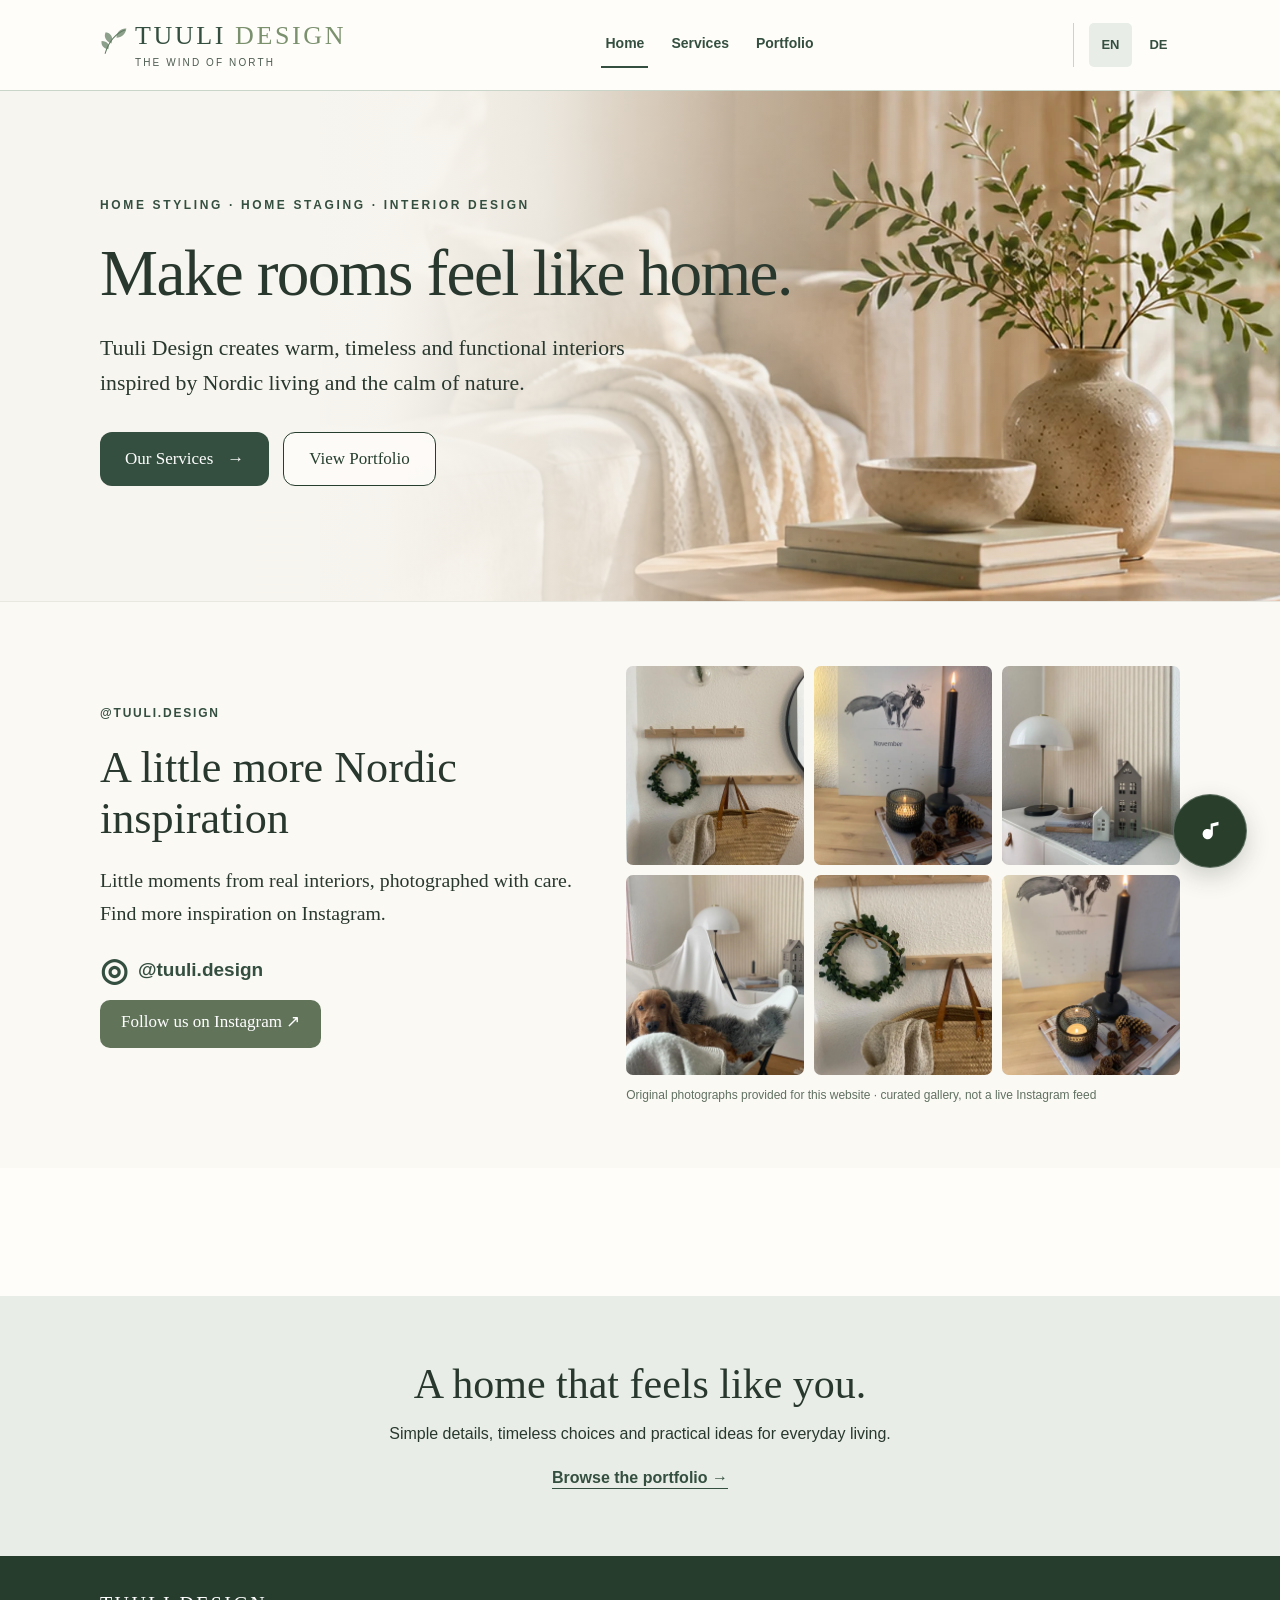
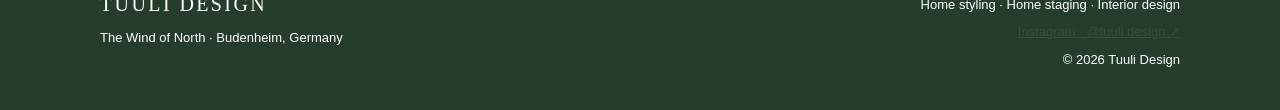
<file: index.html>
<!DOCTYPE html>

<html lang="en">
<head>
<meta charset="utf-8"/>
<meta content="width=device-width, initial-scale=1.0" name="viewport"/>
<meta content="Meet Tiina and discover Nordic-inspired home styling in the Mainz area." name="description"/>
<title>Tuuli Design | Nordic Home Styling</title>
<link href="style.css" rel="stylesheet"/>
<link href="index.html" hreflang="en" rel="alternate"/><link href="startseite.html" hreflang="de" rel="alternate"/><script defer="True" src="forest-player.js"></script></head>
<body>
<a class="skip-link" href="#main-content">Skip to main content</a>
<header class="site-header">
<div class="container header-inner">
<a aria-label="Tuuli Design homepage" class="brand" href="index.html"><span aria-hidden="true" class="brand-leaf"><svg fill="none" viewbox="0 0 58 62"><path d="M10 53C18 27 30 15 48 8" stroke="currentColor" stroke-linecap="round" stroke-width="2"></path><path d="M22 34C10 29 7 19 11 12C22 14 26 22 22 34ZM32 23C32 11 41 4 51 5C49 17 42 22 32 23ZM16 45C6 43 2 37 3 29C15 30 19 36 16 45Z" fill="currentColor" opacity=".72"></path></svg></span>
<span class="brand-name">TUULI <span>DESIGN</span></span>
<span class="brand-tagline">THE WIND OF NORTH</span>
</a>
<nav aria-label="Main navigation"><ul class="nav-list"><li><a aria-current="page" href="index.html">Home</a></li>
<li><a href="services.html">Services</a></li>
<li><a href="portfolio.html">Portfolio</a></li></ul></nav>
<nav aria-label="Language selection" class="language-switch"><a aria-current="page" aria-label="English" href="index.html" hreflang="en" lang="en">EN</a><a aria-label="Deutsch" href="startseite.html" hreflang="de" lang="de">DE</a></nav></div>
</header>
<main id="main-content">
<section aria-labelledby="hero-title" class="photo-hero">
<img alt="Light-filled Nordic living room with warm neutrals, a sofa and natural greenery" class="photo-hero-bg" fetchpriority="high" height="693" src="nordic-hero.webp" width="1162"/>
<div class="photo-hero-overlay"></div>
<div class="container photo-hero-inner">
<p class="eyebrow">HOME STYLING · HOME STAGING · INTERIOR DESIGN</p>
<h1 id="hero-title">Make rooms feel like home.</h1>
<p class="photo-hero-subtitle">Tuuli Design creates warm, timeless and functional interiors inspired by Nordic living and the calm of nature.</p>
<div class="photo-hero-actions"><a class="button" href="services.html">Our Services <span aria-hidden="true">→</span></a><a class="button button-outline" href="portfolio.html">View Portfolio</a></div>
</div>
</section>
<section aria-labelledby="ig-heading" class="instagram-section section"><div class="container instagram-layout">
<div class="instagram-intro"><p class="eyebrow">@TUULI.DESIGN</p>
<h2 id="ig-heading">A little more Nordic inspiration</h2>
<p>Little moments from real interiors, photographed with care. Find more inspiration on Instagram.</p>
<a class="ig-account" href="https://www.instagram.com/tuuli.design/" rel="noopener noreferrer" target="_blank"><span aria-hidden="true">◎</span> @tuuli.design</a>
<p><a class="button instagram-follow" href="https://www.instagram.com/tuuli.design/" rel="noopener noreferrer" target="_blank">Follow us on Instagram <span aria-hidden="true">↗</span></a></p>
</div>
<div class="instagram-visual">
<div class="ig-photo-grid"><figure class="real-photo-tile"><a aria-label="View larger photograph: Natural greenery and a woven basket on simple wooden wall hooks" href="photo-wreath-wide-1350.webp" rel="noopener noreferrer" target="_blank"><img alt="Natural greenery and a woven basket on simple wooden wall hooks" decoding="async" height="720" loading="lazy" sizes="(max-width:620px) 45vw, (max-width:960px) 33vw, 280px" src="photo-wreath-wide-720.webp" srcset="photo-wreath-wide-720.webp 720w, photo-wreath-wide-1350.webp 1350w" width="540"/></a></figure><figure class="real-photo-tile"><a aria-label="View larger photograph: A glowing black candle and pine cones in a warm, neutral interior" href="photo-candle-glow-1350.webp" rel="noopener noreferrer" target="_blank"><img alt="A glowing black candle and pine cones in a warm, neutral interior" decoding="async" height="720" loading="lazy" sizes="(max-width:620px) 45vw, (max-width:960px) 33vw, 280px" src="photo-candle-glow-720.webp" srcset="photo-candle-glow-720.webp 720w, photo-candle-glow-1350.webp 1350w" width="540"/></a></figure><figure class="real-photo-tile"><a aria-label="View larger photograph: White lamp, small ceramic houses and design books on a calm sideboard" href="photo-winter-corner-1350.webp" rel="noopener noreferrer" target="_blank"><img alt="White lamp, small ceramic houses and design books on a calm sideboard" decoding="async" height="720" loading="lazy" sizes="(max-width:620px) 45vw, (max-width:960px) 33vw, 280px" src="photo-winter-corner-720.webp" srcset="photo-winter-corner-720.webp 720w, photo-winter-corner-1350.webp 1350w" width="540"/></a></figure><figure class="real-photo-tile"><a aria-label="View larger photograph: A golden dog resting in a softly furnished chair with grey faux fur" href="photo-soft-spot-1350.webp" rel="noopener noreferrer" target="_blank"><img alt="A golden dog resting in a softly furnished chair with grey faux fur" decoding="async" height="720" loading="lazy" sizes="(max-width:620px) 45vw, (max-width:960px) 33vw, 280px" src="photo-soft-spot-720.webp" srcset="photo-soft-spot-720.webp 720w, photo-soft-spot-1350.webp 1350w" width="540"/></a></figure><figure class="real-photo-tile"><a aria-label="View larger photograph: Close-up of a green wreath and soft knitwear beside a straw basket" href="photo-wreath-detail-1350.webp" rel="noopener noreferrer" target="_blank"><img alt="Close-up of a green wreath and soft knitwear beside a straw basket" decoding="async" height="720" loading="lazy" sizes="(max-width:620px) 45vw, (max-width:960px) 33vw, 280px" src="photo-wreath-detail-720.webp" srcset="photo-wreath-detail-720.webp 720w, photo-wreath-detail-1350.webp 1350w" width="540"/></a></figure><figure class="real-photo-tile"><a aria-label="View larger photograph: A black candle, pine cones and a softly illuminated tea light" href="photo-candles-detail-1350.webp" rel="noopener noreferrer" target="_blank"><img alt="A black candle, pine cones and a softly illuminated tea light" decoding="async" height="720" loading="lazy" sizes="(max-width:620px) 45vw, (max-width:960px) 33vw, 280px" src="photo-candles-detail-720.webp" srcset="photo-candles-detail-720.webp 720w, photo-candles-detail-1350.webp 1350w" width="540"/></a></figure></div><p class="ig-visual-note">Original photographs provided for this website · curated gallery, not a live Instagram feed</p>
<!-- To install a genuinely auto-updating Instagram feed, replace the preview grid above with your service's authorized embed code. Do not place private access tokens in this static website. -->
</div></div></section><section aria-labelledby="about-title" class="section about" id="about">
</section>
<section class="section center-section">
<div class="container">
<h2>A home that feels like you.</h2>
<p>Simple details, timeless choices and practical ideas for everyday living.</p>
<a class="text-link" href="portfolio.html">Browse the portfolio →</a>
</div>
</section>
</main>
<footer class="site-footer">
<div class="container footer-inner">
<div><strong>TUULI DESIGN</strong><p>The Wind of North · Budenheim, Germany</p></div>
<div><p>Home styling · Home staging · Interior design</p><p><a aria-label="Open Tuuli Design Instagram in new tab" class="footer-instagram" href="https://www.instagram.com/tuuli.design/" rel="noopener noreferrer" target="_blank">Instagram · @tuuli.design ↗</a></p><p>© 2026 Tuuli Design</p></div>
</div>
</footer>
<aside aria-label="Optional forest ambience" class="forest-player">
<div aria-hidden="true" class="forest-visualizer"><i></i><i></i><i></i><i></i><i></i><i></i><i></i></div>
<button aria-label="Play forest sounds" aria-pressed="false" class="forest-toggle" data-pause-label="Pause forest sounds" data-play-label="Play forest sounds" id="forest-toggle" title="Play forest sounds" type="button">
<svg aria-hidden="true" class="note-icon" height="27" viewbox="0 0 24 24" width="27"><path d="M15 3v11.3a4.6 4.6 0 1 1-2-3.8V5l7-1.6v3L15 7.5V3Z" fill="currentColor"></path></svg>
<svg aria-hidden="true" class="pause-icon" height="26" viewbox="0 0 24 24" width="26"><path d="M7.5 4h3v16h-3zM14 4h3v16h-3z" fill="currentColor"></path></svg>
</button>
<audio id="forest-audio" loop="" preload="none" src="forest-birds-magnesus.mp3"></audio>
<span aria-live="polite" class="visually-hidden" id="forest-announcement" role="status">Forest sounds paused</span>
</aside></body>
</html>
</file>
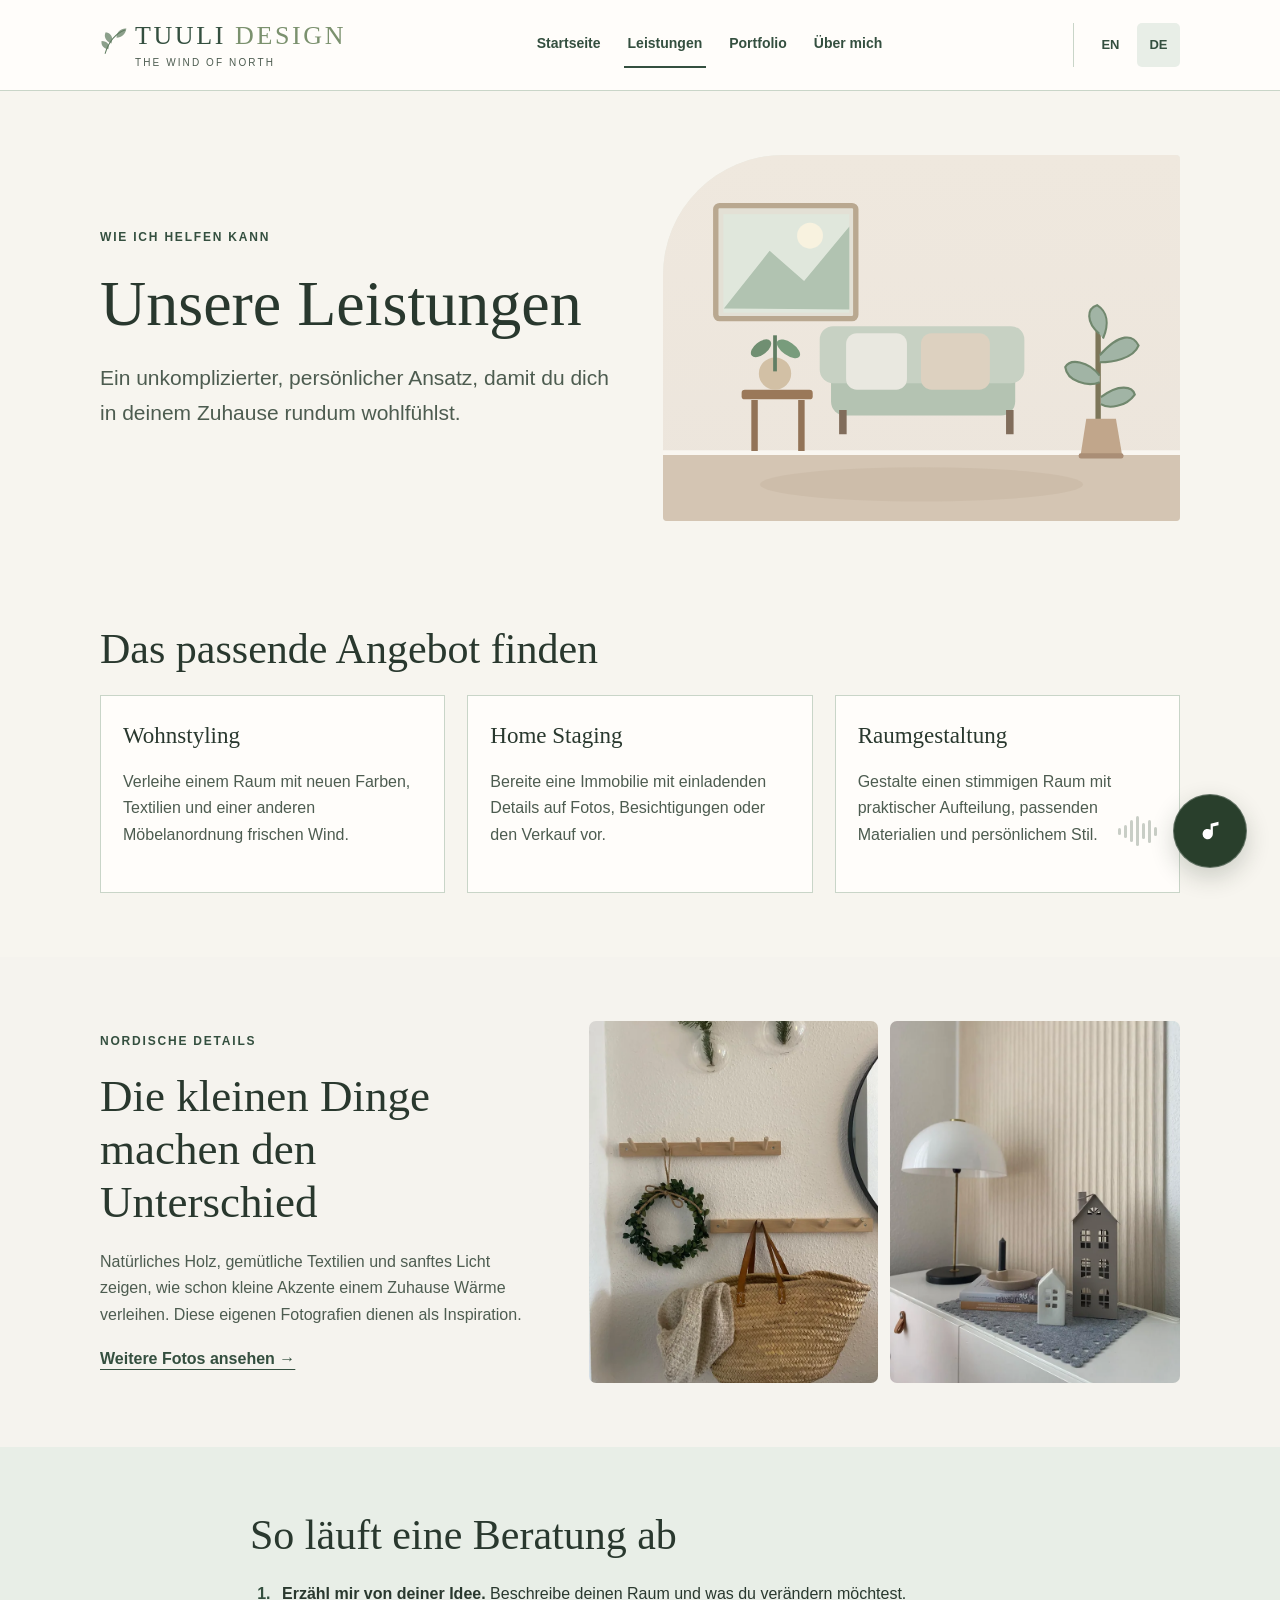
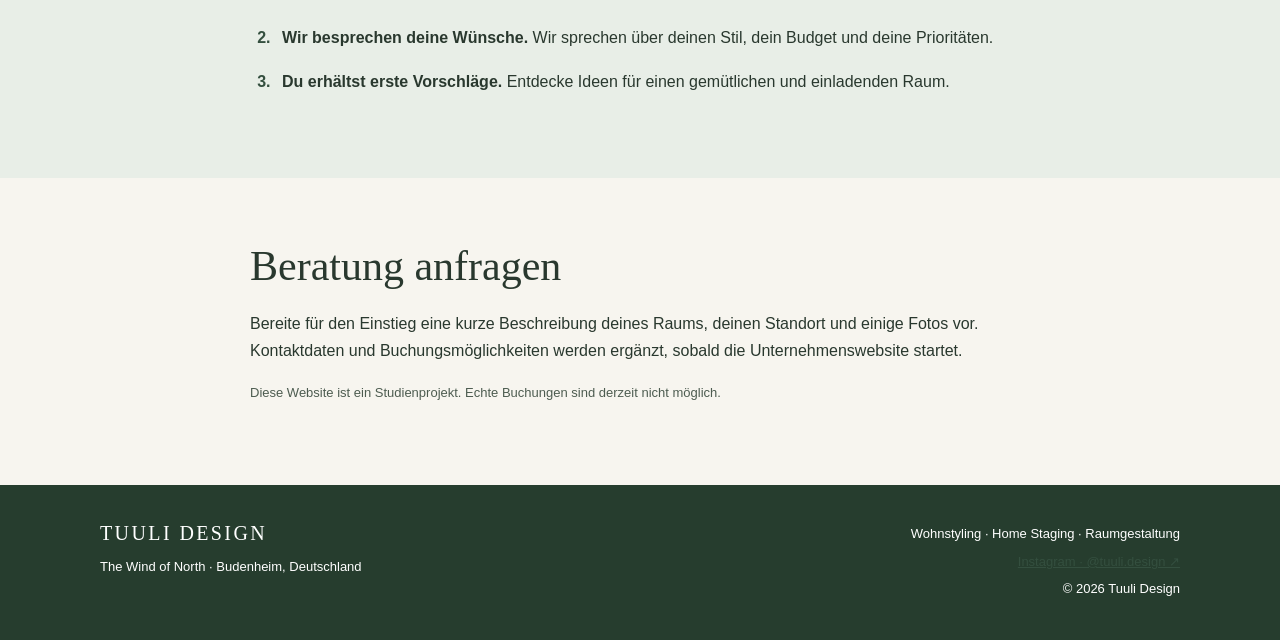
<file: leistungen.html>
<!DOCTYPE html>

<html lang="de">
<head>
<meta charset="utf-8"/>
<meta content="width=device-width, initial-scale=1.0" name="viewport"/>
<meta content="Entdecke Wohnstyling, Home Staging und Raumgestaltung von Tuuli Design." name="description"/>
<title>Leistungen | Tuuli Design</title>
<link href="style.css" rel="stylesheet"/>
<link href="services.html" hreflang="en" rel="alternate"/><link href="leistungen.html" hreflang="de" rel="alternate"/><script defer="True" src="forest-player.js"></script></head>
<body>
<a class="skip-link" href="#main-content">Zum Hauptinhalt springen</a>
<header class="site-header">
<div class="container header-inner">
<a aria-label="Zur Tuuli Design Startseite" class="brand" href="startseite.html"><span aria-hidden="true" class="brand-leaf"><svg fill="none" viewbox="0 0 58 62"><path d="M10 53C18 27 30 15 48 8" stroke="currentColor" stroke-linecap="round" stroke-width="2"></path><path d="M22 34C10 29 7 19 11 12C22 14 26 22 22 34ZM32 23C32 11 41 4 51 5C49 17 42 22 32 23ZM16 45C6 43 2 37 3 29C15 30 19 36 16 45Z" fill="currentColor" opacity=".72"></path></svg></span>
<span class="brand-name">TUULI <span>DESIGN</span></span>
<span class="brand-tagline">THE WIND OF NORTH</span>
</a>
<nav aria-label="Hauptnavigation"><ul class="nav-list"><li><a href="startseite.html">Startseite</a></li>
<li><a aria-current="page" href="leistungen.html">Leistungen</a></li>
<li><a href="portfolio-de.html">Portfolio</a></li><li><a href="startseite.html#about">Über mich</a></li></ul></nav>
<nav aria-label="Sprachauswahl" class="language-switch"><a aria-label="English" href="services.html" hreflang="en" lang="en">EN</a><a aria-current="page" aria-label="Deutsch" href="leistungen.html" hreflang="de" lang="de">DE</a></nav></div>
</header>
<main id="main-content">
<section class="section page-heading">
<div class="container two-columns">
<div>
<p class="eyebrow">WIE ICH HELFEN KANN</p>
<h1>Unsere Leistungen</h1>
<p class="lead">Ein unkomplizierter, persönlicher Ansatz, damit du dich in deinem Zuhause rundum wohlfühlst.</p>
</div>
<img alt="Illustration eines einladenden Wohnzimmers mit grünen Sitzmöbeln und natürlicher Dekoration" class="feature-image" height="680" src="staging-room.svg" width="960"/>
</div>
</section>
<section aria-labelledby="services-title" class="section services-section">
<div class="container">
<h2 id="services-title">Das passende Angebot finden</h2>
<div class="service-grid">
<article class="service-card"><h3>Wohnstyling</h3><p>Verleihe einem Raum mit neuen Farben, Textilien und einer anderen Möbelanordnung frischen Wind.</p></article>
<article class="service-card"><h3>Home Staging</h3><p>Bereite eine Immobilie mit einladenden Details auf Fotos, Besichtigungen oder den Verkauf vor.</p></article>
<article class="service-card"><h3>Raumgestaltung</h3><p>Gestalte einen stimmigen Raum mit praktischer Aufteilung, passenden Materialien und persönlichem Stil.</p></article>
</div>
</div>
</section><section aria-labelledby="story-title" class="section detail-story"><div class="container detail-story-grid"><div class="detail-story-copy"><p class="eyebrow">NORDISCHE DETAILS</p><h2 id="story-title">Die kleinen Dinge machen den Unterschied</h2><p>Natürliches Holz, gemütliche Textilien und sanftes Licht zeigen, wie schon kleine Akzente einem Zuhause Wärme verleihen. Diese eigenen Fotografien dienen als Inspiration.</p><a class="text-link" href="portfolio-de.html#real-moments">Weitere Fotos ansehen →</a></div><div class="detail-story-photos"><figure class="real-photo-tile"><a aria-label="Foto vergrößern: Natürlicher grüner Kranz und geflochtener Korb an Holzleisten" href="photo-wreath-wide-1350.webp" rel="noopener noreferrer" target="_blank"><img alt="Natürlicher grüner Kranz und geflochtener Korb an Holzleisten" decoding="async" height="720" loading="lazy" sizes="(max-width:620px) 45vw, (max-width:960px) 33vw, 280px" src="photo-wreath-wide-720.webp" srcset="photo-wreath-wide-720.webp 720w, photo-wreath-wide-1350.webp 1350w" width="540"/></a></figure><figure class="real-photo-tile"><a aria-label="Foto vergrößern: Weiße Leuchte, Keramikhäuser und Designbücher auf einer hellen Kommode" href="photo-winter-corner-1350.webp" rel="noopener noreferrer" target="_blank"><img alt="Weiße Leuchte, Keramikhäuser und Designbücher auf einer hellen Kommode" decoding="async" height="720" loading="lazy" sizes="(max-width:620px) 45vw, (max-width:960px) 33vw, 280px" src="photo-winter-corner-720.webp" srcset="photo-winter-corner-720.webp 720w, photo-winter-corner-1350.webp 1350w" width="540"/></a></figure></div></div></section>
<section aria-labelledby="steps-title" class="section process-section">
<div class="container narrow">
<h2 id="steps-title">So läuft eine Beratung ab</h2>
<ol class="steps-list">
<li><strong>Erzähl mir von deiner Idee.</strong> Beschreibe deinen Raum und was du verändern möchtest.</li>
<li><strong>Wir besprechen deine Wünsche.</strong> Wir sprechen über deinen Stil, dein Budget und deine Prioritäten.</li>
<li><strong>Du erhältst erste Vorschläge.</strong> Entdecke Ideen für einen gemütlichen und einladenden Raum.</li>
</ol>
</div>
</section>
<section aria-labelledby="consultation-title" class="section" id="consultation">
<div class="container narrow">
<h2 id="consultation-title">Beratung anfragen</h2>
<p>Bereite für den Einstieg eine kurze Beschreibung deines Raums, deinen Standort und einige Fotos vor. Kontaktdaten und Buchungsmöglichkeiten werden ergänzt, sobald die Unternehmenswebsite startet.</p>
<p class="small-note">Diese Website ist ein Studienprojekt. Echte Buchungen sind derzeit nicht möglich.</p>
</div>
</section>
</main>
<footer class="site-footer">
<div class="container footer-inner">
<div><strong>TUULI DESIGN</strong><p>The Wind of North · Budenheim, Deutschland</p></div>
<div><p>Wohnstyling · Home Staging · Raumgestaltung</p><p><a aria-label="Tuuli Design auf Instagram in neuem Tab öffnen" class="footer-instagram" href="https://www.instagram.com/tuuli.design/" rel="noopener noreferrer" target="_blank">Instagram · @tuuli.design ↗</a></p><p>© 2026 Tuuli Design</p></div>
</div>
</footer>
<aside aria-label="Optionale Waldatmosphäre" class="forest-player">
<div aria-hidden="true" class="forest-visualizer"><i></i><i></i><i></i><i></i><i></i><i></i><i></i></div>
<button aria-label="Waldklänge abspielen" aria-pressed="false" class="forest-toggle" data-pause-label="Waldklänge pausieren" data-play-label="Waldklänge abspielen" id="forest-toggle" title="Waldklänge abspielen" type="button">
<svg aria-hidden="true" class="note-icon" height="27" viewbox="0 0 24 24" width="27"><path d="M15 3v11.3a4.6 4.6 0 1 1-2-3.8V5l7-1.6v3L15 7.5V3Z" fill="currentColor"></path></svg>
<svg aria-hidden="true" class="pause-icon" height="26" viewbox="0 0 24 24" width="26"><path d="M7.5 4h3v16h-3zM14 4h3v16h-3z" fill="currentColor"></path></svg>
</button>
<audio id="forest-audio" loop="" preload="none" src="forest-birds-magnesus.mp3"></audio>
<span aria-live="polite" class="visually-hidden" id="forest-announcement" role="status">Waldklänge pausiert</span>
</aside></body>
</html>
</file>
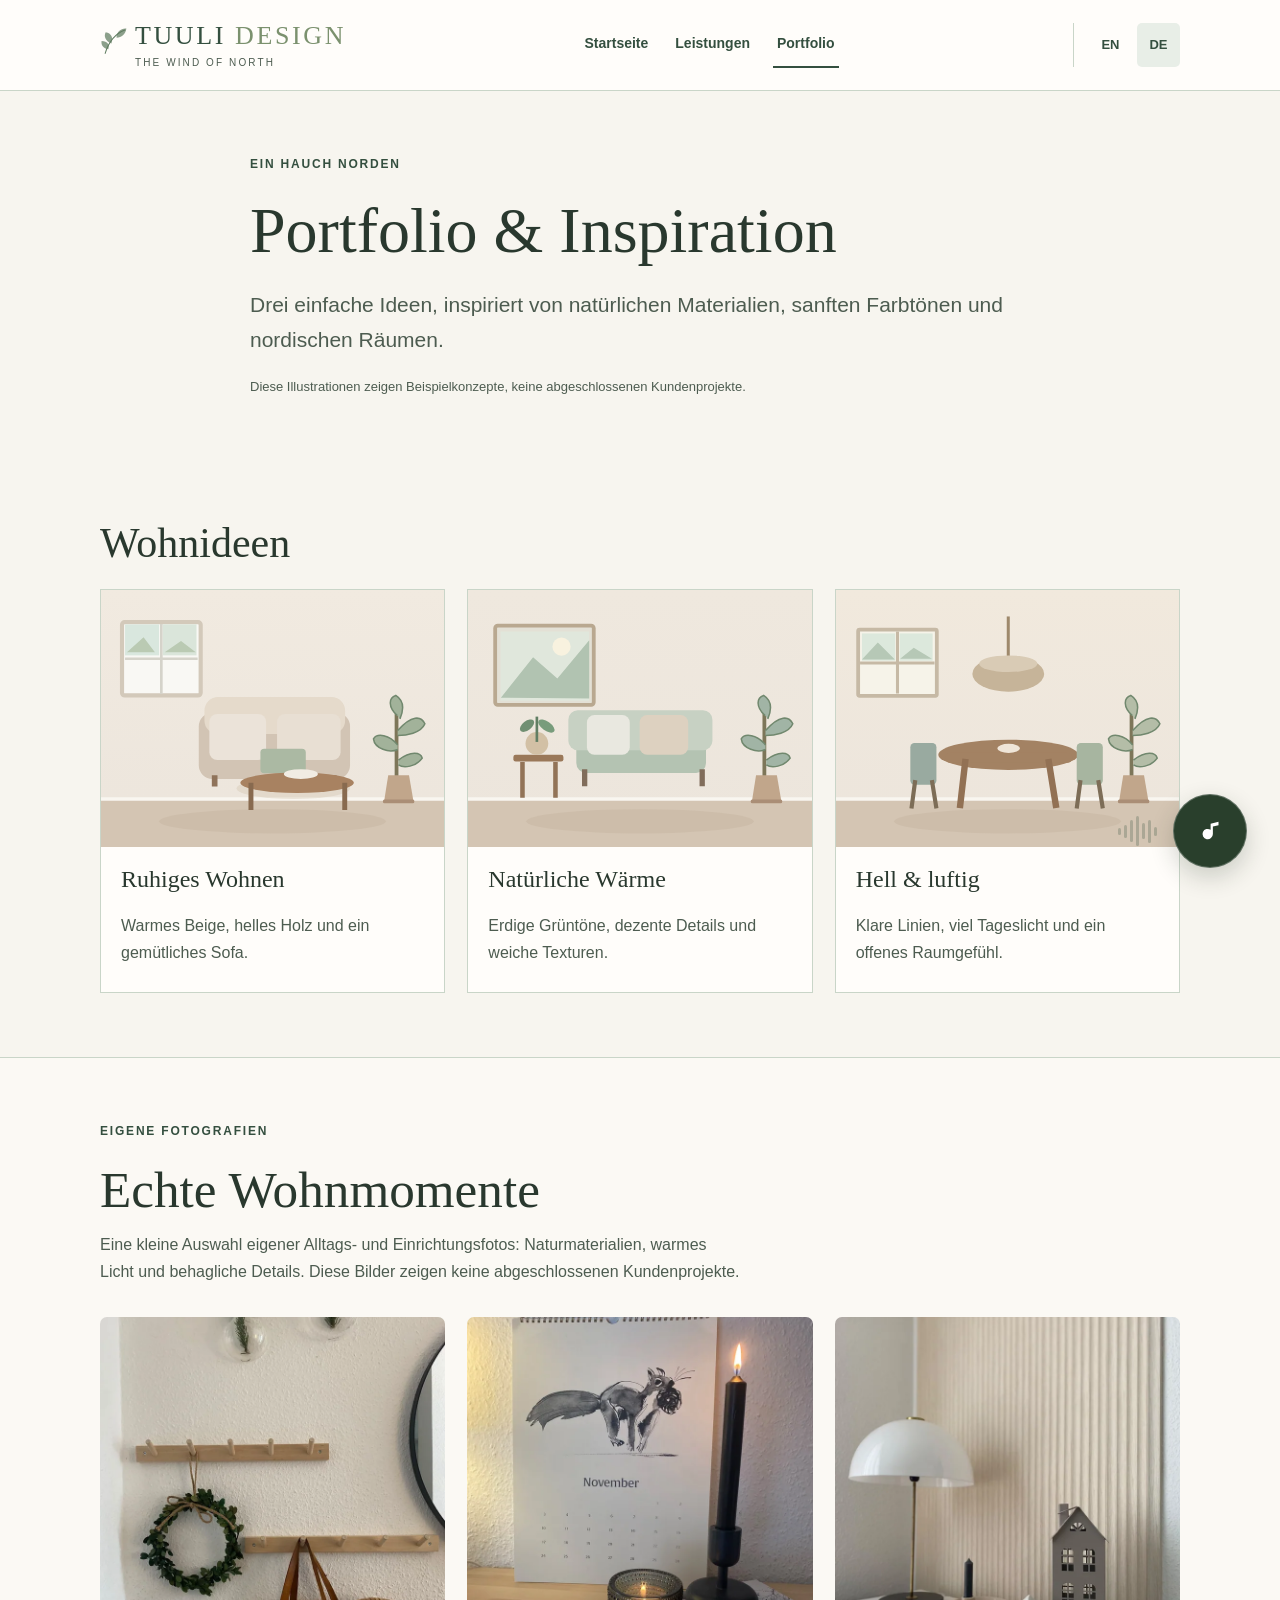
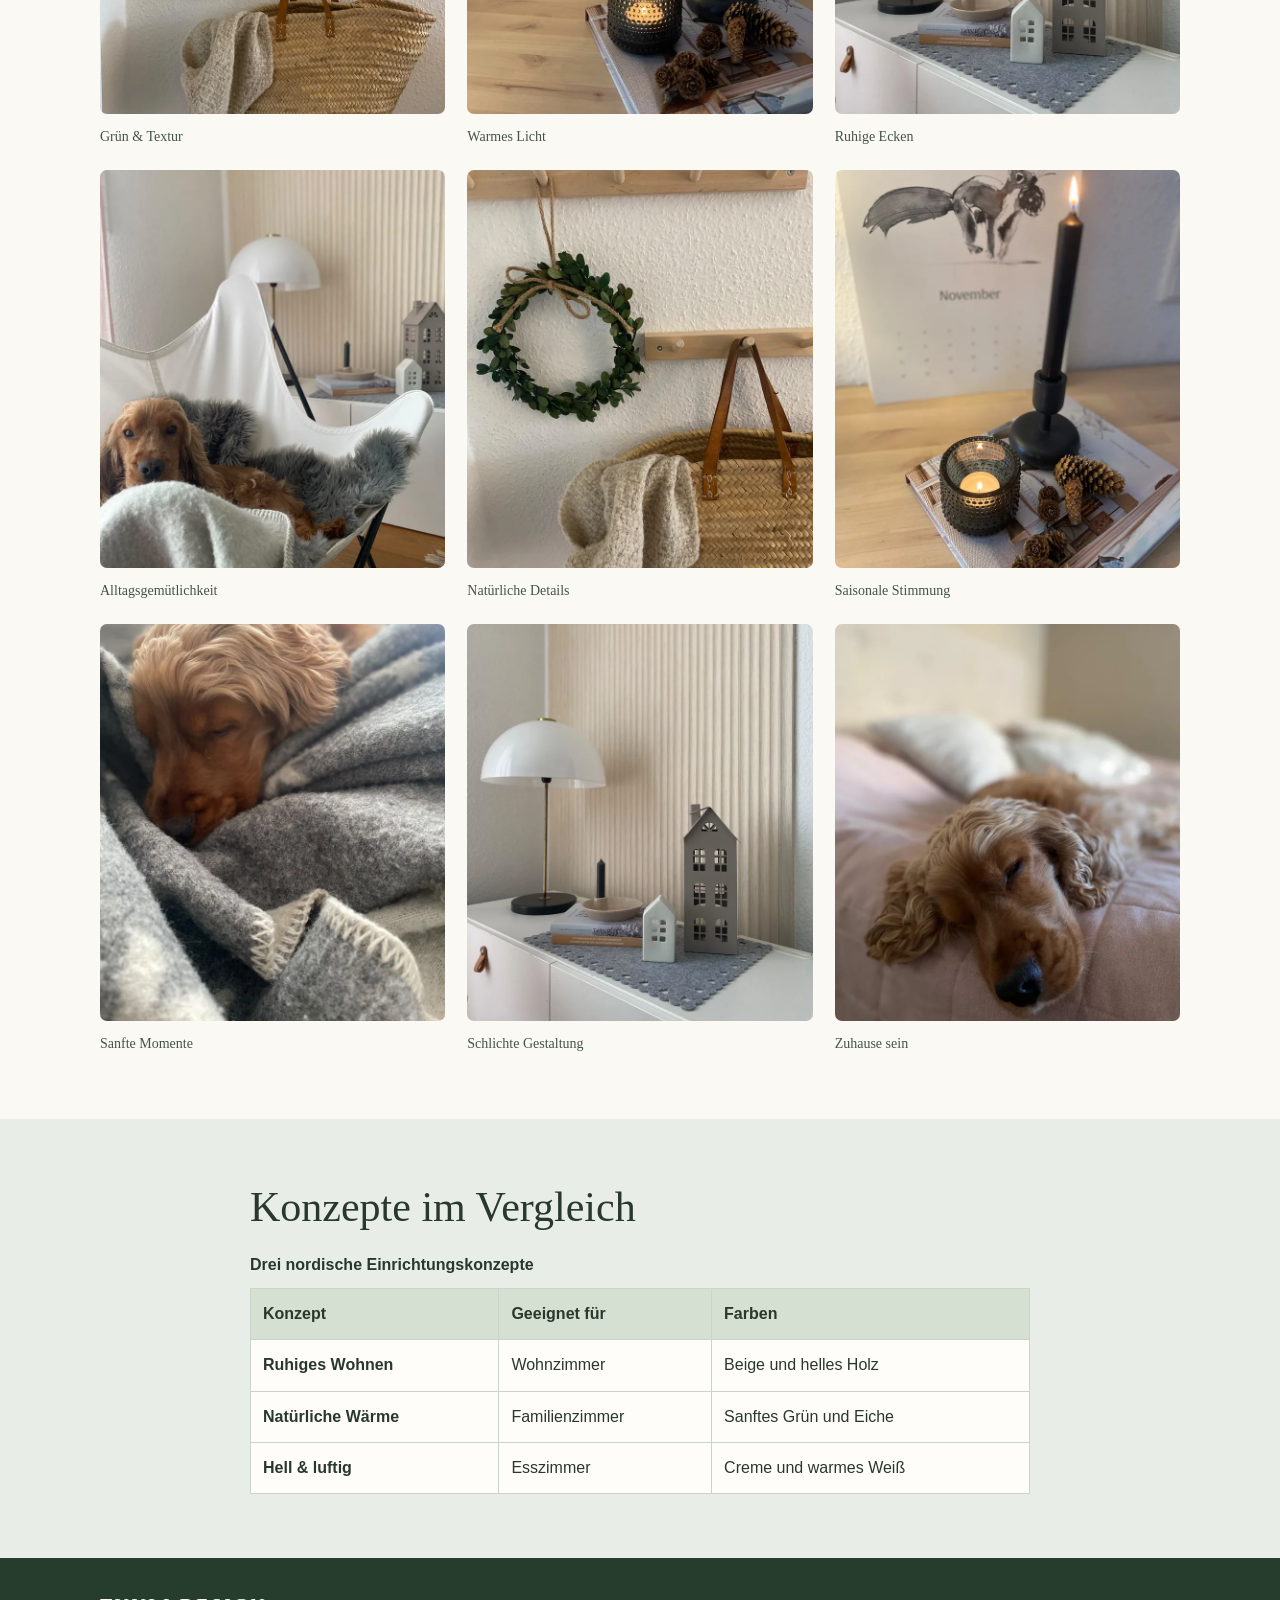
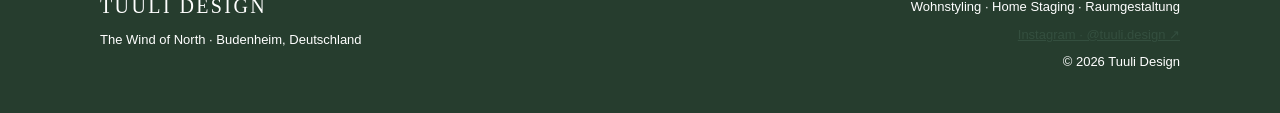
<file: portfolio-de.html>
<!DOCTYPE html>

<html lang="de">
<head>
<meta charset="utf-8"/>
<meta content="width=device-width, initial-scale=1.0" name="viewport"/>
<meta content="Entdecke drei nordisch inspirierte Einrichtungskonzepte von Tuuli Design." name="description"/>
<title>Portfolio | Tuuli Design</title>
<link href="style.css" rel="stylesheet"/>
<link href="portfolio.html" hreflang="en" rel="alternate"/><link href="portfolio-de.html" hreflang="de" rel="alternate"/><script defer="True" src="forest-player.js"></script></head>
<body>
<a class="skip-link" href="#main-content">Zum Hauptinhalt springen</a>
<header class="site-header">
<div class="container header-inner">
<a aria-label="Zur Tuuli Design Startseite" class="brand" href="startseite.html"><span aria-hidden="true" class="brand-leaf"><svg fill="none" viewbox="0 0 58 62"><path d="M10 53C18 27 30 15 48 8" stroke="currentColor" stroke-linecap="round" stroke-width="2"></path><path d="M22 34C10 29 7 19 11 12C22 14 26 22 22 34ZM32 23C32 11 41 4 51 5C49 17 42 22 32 23ZM16 45C6 43 2 37 3 29C15 30 19 36 16 45Z" fill="currentColor" opacity=".72"></path></svg></span>
<span class="brand-name">TUULI <span>DESIGN</span></span>
<span class="brand-tagline">THE WIND OF NORTH</span>
</a>
<nav aria-label="Hauptnavigation"><ul class="nav-list"><li><a href="startseite.html">Startseite</a></li>
<li><a href="leistungen.html">Leistungen</a></li>
<li><a aria-current="page" href="portfolio-de.html">Portfolio</a></li></ul></nav>
<nav aria-label="Sprachauswahl" class="language-switch"><a aria-label="English" href="portfolio.html" hreflang="en" lang="en">EN</a><a aria-current="page" aria-label="Deutsch" href="portfolio-de.html" hreflang="de" lang="de">DE</a></nav></div>
</header>
<main id="main-content">
<section class="section page-heading">
<div class="container narrow">
<p class="eyebrow">EIN HAUCH NORDEN</p>
<h1>Portfolio &amp; Inspiration</h1>
<p class="lead">Drei einfache Ideen, inspiriert von natürlichen Materialien, sanften Farbtönen und nordischen Räumen.</p>
<p class="small-note">Diese Illustrationen zeigen Beispielkonzepte, keine abgeschlossenen Kundenprojekte.</p>
</div>
</section>
<section aria-labelledby="ideas-title" class="section portfolio-section">
<div class="container">
<h2 id="ideas-title">Wohnideen</h2>
<div class="gallery">
<article class="gallery-card"><img alt="Illustration eines neutralen Wohnzimmers mit Sofa und hölzernem Couchtisch" height="680" loading="lazy" src="living-room.svg" width="960"/><div><h3>Ruhiges Wohnen</h3><p>Warmes Beige, helles Holz und ein gemütliches Sofa.</p></div></article>
<article class="gallery-card"><img alt="Illustration eines gestalteten Raums mit dezenten grünen Möbeln" height="680" loading="lazy" src="staging-room.svg" width="960"/><div><h3>Natürliche Wärme</h3><p>Erdige Grüntöne, dezente Details und weiche Texturen.</p></div></article>
<article class="gallery-card"><img alt="Illustration eines hellen Esszimmers mit Holztisch und Stühlen" height="680" loading="lazy" src="dining-room.svg" width="960"/><div><h3>Hell &amp; luftig</h3><p>Klare Linien, viel Tageslicht und ein offenes Raumgefühl.</p></div></article>
</div>
</div>
</section><section aria-labelledby="moments-title" class="section real-moments-section" id="real-moments"><div class="container"><div class="moments-intro"><p class="eyebrow">EIGENE FOTOGRAFIEN</p><h2 id="moments-title">Echte Wohnmomente</h2><p>Eine kleine Auswahl eigener Alltags- und Einrichtungsfotos: Naturmaterialien, warmes Licht und behagliche Details. Diese Bilder zeigen keine abgeschlossenen Kundenprojekte.</p></div><div class="real-moments-grid"><figure class="real-photo-tile"><a aria-label="Foto vergrößern: Natürlicher grüner Kranz und geflochtener Korb an Holzleisten" href="photo-wreath-wide-1350.webp" rel="noopener noreferrer" target="_blank"><img alt="Natürlicher grüner Kranz und geflochtener Korb an Holzleisten" decoding="async" height="720" loading="lazy" sizes="(max-width:620px) 45vw, (max-width:960px) 33vw, 280px" src="photo-wreath-wide-720.webp" srcset="photo-wreath-wide-720.webp 720w, photo-wreath-wide-1350.webp 1350w" width="540"/></a><figcaption>Grün &amp; Textur</figcaption></figure><figure class="real-photo-tile"><a aria-label="Foto vergrößern: Leuchtende schwarze Kerze mit Zapfen in einem warmen Wohnbereich" href="photo-candle-glow-1350.webp" rel="noopener noreferrer" target="_blank"><img alt="Leuchtende schwarze Kerze mit Zapfen in einem warmen Wohnbereich" decoding="async" height="720" loading="lazy" sizes="(max-width:620px) 45vw, (max-width:960px) 33vw, 280px" src="photo-candle-glow-720.webp" srcset="photo-candle-glow-720.webp 720w, photo-candle-glow-1350.webp 1350w" width="540"/></a><figcaption>Warmes Licht</figcaption></figure><figure class="real-photo-tile"><a aria-label="Foto vergrößern: Weiße Leuchte, Keramikhäuser und Designbücher auf einer hellen Kommode" href="photo-winter-corner-1350.webp" rel="noopener noreferrer" target="_blank"><img alt="Weiße Leuchte, Keramikhäuser und Designbücher auf einer hellen Kommode" decoding="async" height="720" loading="lazy" sizes="(max-width:620px) 45vw, (max-width:960px) 33vw, 280px" src="photo-winter-corner-720.webp" srcset="photo-winter-corner-720.webp 720w, photo-winter-corner-1350.webp 1350w" width="540"/></a><figcaption>Ruhige Ecken</figcaption></figure><figure class="real-photo-tile"><a aria-label="Foto vergrößern: Goldbrauner Hund auf einem Sessel mit weichem grauem Fell" href="photo-soft-spot-1350.webp" rel="noopener noreferrer" target="_blank"><img alt="Goldbrauner Hund auf einem Sessel mit weichem grauem Fell" decoding="async" height="720" loading="lazy" sizes="(max-width:620px) 45vw, (max-width:960px) 33vw, 280px" src="photo-soft-spot-720.webp" srcset="photo-soft-spot-720.webp 720w, photo-soft-spot-1350.webp 1350w" width="540"/></a><figcaption>Alltagsgemütlichkeit</figcaption></figure><figure class="real-photo-tile"><a aria-label="Foto vergrößern: Nahaufnahme von grünem Kranz, Strickstoff und Korb" href="photo-wreath-detail-1350.webp" rel="noopener noreferrer" target="_blank"><img alt="Nahaufnahme von grünem Kranz, Strickstoff und Korb" decoding="async" height="720" loading="lazy" sizes="(max-width:620px) 45vw, (max-width:960px) 33vw, 280px" src="photo-wreath-detail-720.webp" srcset="photo-wreath-detail-720.webp 720w, photo-wreath-detail-1350.webp 1350w" width="540"/></a><figcaption>Natürliche Details</figcaption></figure><figure class="real-photo-tile"><a aria-label="Foto vergrößern: Schwarze Kerze, Tannenzapfen und sanft leuchtendes Teelicht" href="photo-candles-detail-1350.webp" rel="noopener noreferrer" target="_blank"><img alt="Schwarze Kerze, Tannenzapfen und sanft leuchtendes Teelicht" decoding="async" height="720" loading="lazy" sizes="(max-width:620px) 45vw, (max-width:960px) 33vw, 280px" src="photo-candles-detail-720.webp" srcset="photo-candles-detail-720.webp 720w, photo-candles-detail-1350.webp 1350w" width="540"/></a><figcaption>Saisonale Stimmung</figcaption></figure><figure class="real-photo-tile"><a aria-label="Foto vergrößern: Schlafender goldbrauner Hund unter einer grauen Wolldecke" href="photo-resting-dog-1350.webp" rel="noopener noreferrer" target="_blank"><img alt="Schlafender goldbrauner Hund unter einer grauen Wolldecke" decoding="async" height="720" loading="lazy" sizes="(max-width:620px) 45vw, (max-width:960px) 33vw, 280px" src="photo-resting-dog-720.webp" srcset="photo-resting-dog-720.webp 720w, photo-resting-dog-1350.webp 1350w" width="540"/></a><figcaption>Sanfte Momente</figcaption></figure><figure class="real-photo-tile"><a aria-label="Foto vergrößern: Weiße Kuppelleuchte, skandinavische Häuser und grauer Filz" href="photo-home-details-1350.webp" rel="noopener noreferrer" target="_blank"><img alt="Weiße Kuppelleuchte, skandinavische Häuser und grauer Filz" decoding="async" height="720" loading="lazy" sizes="(max-width:620px) 45vw, (max-width:960px) 33vw, 280px" src="photo-home-details-720.webp" srcset="photo-home-details-720.webp 720w, photo-home-details-1350.webp 1350w" width="540"/></a><figcaption>Schlichte Gestaltung</figcaption></figure><figure class="real-photo-tile"><a aria-label="Foto vergrößern: Schlafender goldbrauner Hund auf einem Sofa in Naturtönen" href="photo-sleepy-companion-1350.webp" rel="noopener noreferrer" target="_blank"><img alt="Schlafender goldbrauner Hund auf einem Sofa in Naturtönen" decoding="async" height="720" loading="lazy" sizes="(max-width:620px) 45vw, (max-width:960px) 33vw, 280px" src="photo-sleepy-companion-720.webp" srcset="photo-sleepy-companion-720.webp 720w, photo-sleepy-companion-1350.webp 1350w" width="540"/></a><figcaption>Zuhause sein</figcaption></figure></div></div></section>
<section aria-labelledby="comparison-title" class="section process-section">
<div class="container narrow">
<h2 id="comparison-title">Konzepte im Vergleich</h2>
<div aria-label="Seitlich scrollbare Tabelle zum Stilvergleich" class="table-scroll" role="region" tabindex="0">
<table>
<caption>Drei nordische Einrichtungskonzepte</caption>
<thead><tr><th scope="col">Konzept</th><th scope="col">Geeignet für</th><th scope="col">Farben</th></tr></thead>
<tbody>
<tr><th scope="row">Ruhiges Wohnen</th><td>Wohnzimmer</td><td>Beige und helles Holz</td></tr>
<tr><th scope="row">Natürliche Wärme</th><td>Familienzimmer</td><td>Sanftes Grün und Eiche</td></tr>
<tr><th scope="row">Hell &amp; luftig</th><td>Esszimmer</td><td>Creme und warmes Weiß</td></tr>
</tbody>
</table>
</div>
</div>
</section>
</main>
<footer class="site-footer">
<div class="container footer-inner">
<div><strong>TUULI DESIGN</strong><p>The Wind of North · Budenheim, Deutschland</p></div>
<div><p>Wohnstyling · Home Staging · Raumgestaltung</p><p><a aria-label="Tuuli Design auf Instagram in neuem Tab öffnen" class="footer-instagram" href="https://www.instagram.com/tuuli.design/" rel="noopener noreferrer" target="_blank">Instagram · @tuuli.design ↗</a></p><p>© 2026 Tuuli Design</p></div>
</div>
</footer>
<aside aria-label="Optionale Waldatmosphäre" class="forest-player">
<div aria-hidden="true" class="forest-visualizer"><i></i><i></i><i></i><i></i><i></i><i></i><i></i></div>
<button aria-label="Waldklänge abspielen" aria-pressed="false" class="forest-toggle" data-pause-label="Waldklänge pausieren" data-play-label="Waldklänge abspielen" id="forest-toggle" title="Waldklänge abspielen" type="button">
<svg aria-hidden="true" class="note-icon" height="27" viewbox="0 0 24 24" width="27"><path d="M15 3v11.3a4.6 4.6 0 1 1-2-3.8V5l7-1.6v3L15 7.5V3Z" fill="currentColor"></path></svg>
<svg aria-hidden="true" class="pause-icon" height="26" viewbox="0 0 24 24" width="26"><path d="M7.5 4h3v16h-3zM14 4h3v16h-3z" fill="currentColor"></path></svg>
</button>
<audio id="forest-audio" loop="" preload="none" src="forest-birds-magnesus.mp3"></audio>
<span aria-live="polite" class="visually-hidden" id="forest-announcement" role="status">Waldklänge pausiert</span>
</aside></body>
</html>
</file>
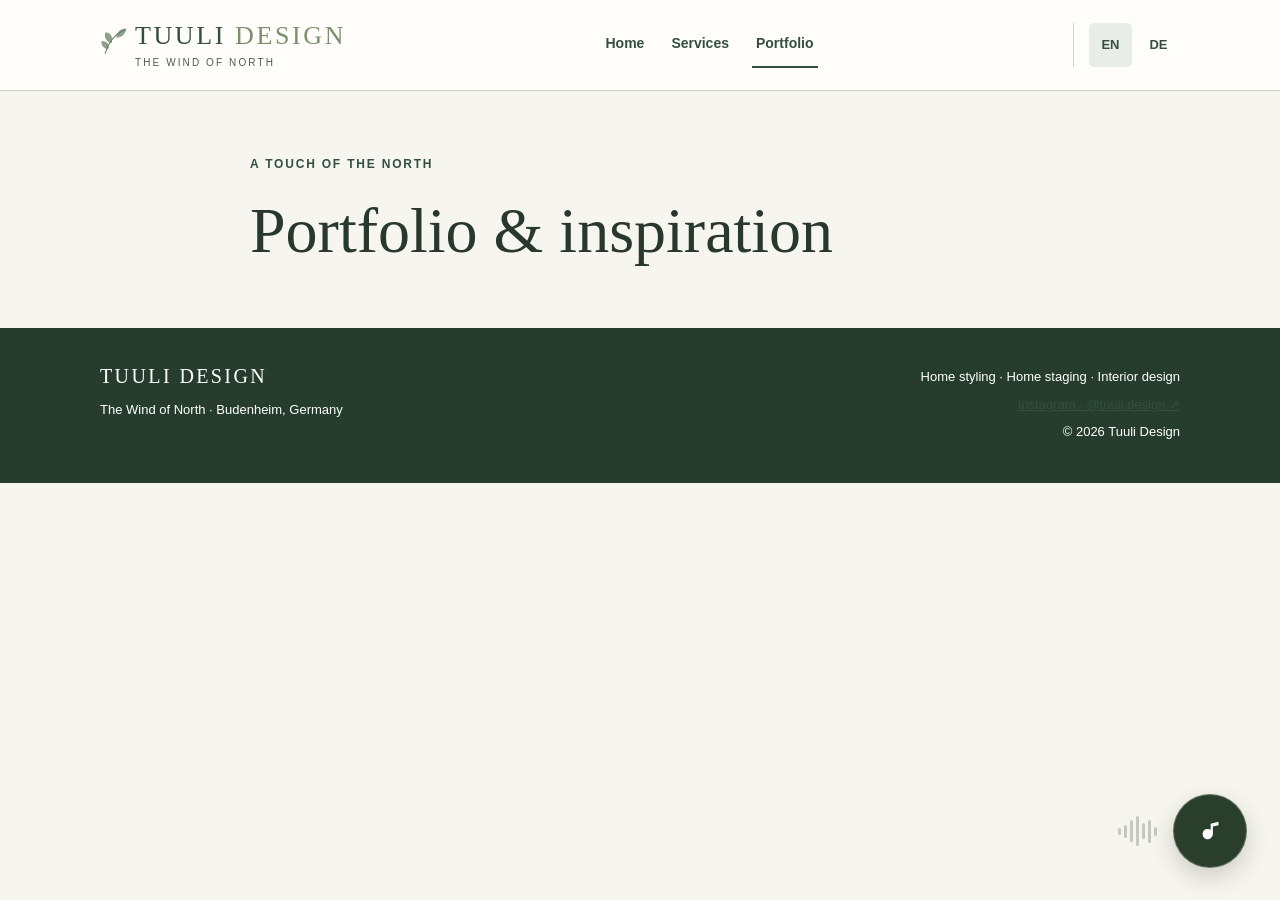
<file: portfolio.html>
<!DOCTYPE html>

<html lang="en">
<head>
<meta charset="utf-8"/>
<meta content="width=device-width, initial-scale=1.0" name="viewport"/>
<meta content="Explore three interior inspiration concepts by Tuuli Design." name="description"/>
<title>Portfolio | Tuuli Design</title>
<link href="style.css" rel="stylesheet"/>
<link href="portfolio.html" hreflang="en" rel="alternate"/><link href="portfolio-de.html" hreflang="de" rel="alternate"/><script defer="True" src="forest-player.js"></script></head>
<body>
<a class="skip-link" href="#main-content">Skip to main content</a>
<header class="site-header">
<div class="container header-inner">
<a aria-label="Tuuli Design homepage" class="brand" href="index.html"><span aria-hidden="true" class="brand-leaf"><svg fill="none" viewbox="0 0 58 62"><path d="M10 53C18 27 30 15 48 8" stroke="currentColor" stroke-linecap="round" stroke-width="2"></path><path d="M22 34C10 29 7 19 11 12C22 14 26 22 22 34ZM32 23C32 11 41 4 51 5C49 17 42 22 32 23ZM16 45C6 43 2 37 3 29C15 30 19 36 16 45Z" fill="currentColor" opacity=".72"></path></svg></span>
<span class="brand-name">TUULI <span>DESIGN</span></span>
<span class="brand-tagline">THE WIND OF NORTH</span>
</a>
<nav aria-label="Main navigation"><ul class="nav-list"><li><a href="index.html">Home</a></li>
<li><a href="services.html">Services</a></li>
<li><a aria-current="page" href="portfolio.html">Portfolio</a></li></ul></nav>
<nav aria-label="Language selection" class="language-switch"><a aria-current="page" aria-label="English" href="portfolio.html" hreflang="en" lang="en">EN</a><a aria-label="Deutsch" href="portfolio-de.html" hreflang="de" lang="de">DE</a></nav></div>
</header>
<main id="main-content">
<section class="section page-heading">
<div class="container narrow">
<p class="eyebrow">A TOUCH OF THE NORTH</p>
<h1>Portfolio &amp; inspiration</h1>
</div>

</main>
<footer class="site-footer">
<div class="container footer-inner">
<div><strong>TUULI DESIGN</strong><p>The Wind of North · Budenheim, Germany</p></div>
<div><p>Home styling · Home staging · Interior design</p><p><a aria-label="Open Tuuli Design Instagram in new tab" class="footer-instagram" href="https://www.instagram.com/tuuli.design/" rel="noopener noreferrer" target="_blank">Instagram · @tuuli.design ↗</a></p><p>© 2026 Tuuli Design</p></div>
</div>
</footer>
<aside aria-label="Optional forest ambience" class="forest-player">
<div aria-hidden="true" class="forest-visualizer"><i></i><i></i><i></i><i></i><i></i><i></i><i></i></div>
<button aria-label="Play forest sounds" aria-pressed="false" class="forest-toggle" data-pause-label="Pause forest sounds" data-play-label="Play forest sounds" id="forest-toggle" title="Play forest sounds" type="button">
<svg aria-hidden="true" class="note-icon" height="27" viewbox="0 0 24 24" width="27"><path d="M15 3v11.3a4.6 4.6 0 1 1-2-3.8V5l7-1.6v3L15 7.5V3Z" fill="currentColor"></path></svg>
<svg aria-hidden="true" class="pause-icon" height="26" viewbox="0 0 24 24" width="26"><path d="M7.5 4h3v16h-3zM14 4h3v16h-3z" fill="currentColor"></path></svg>
</button>
<audio id="forest-audio" loop="" preload="none" src="forest-birds-magnesus.mp3"></audio>
<span aria-live="polite" class="visually-hidden" id="forest-announcement" role="status">Forest sounds paused</span>
</aside></body>
</html>
</file>
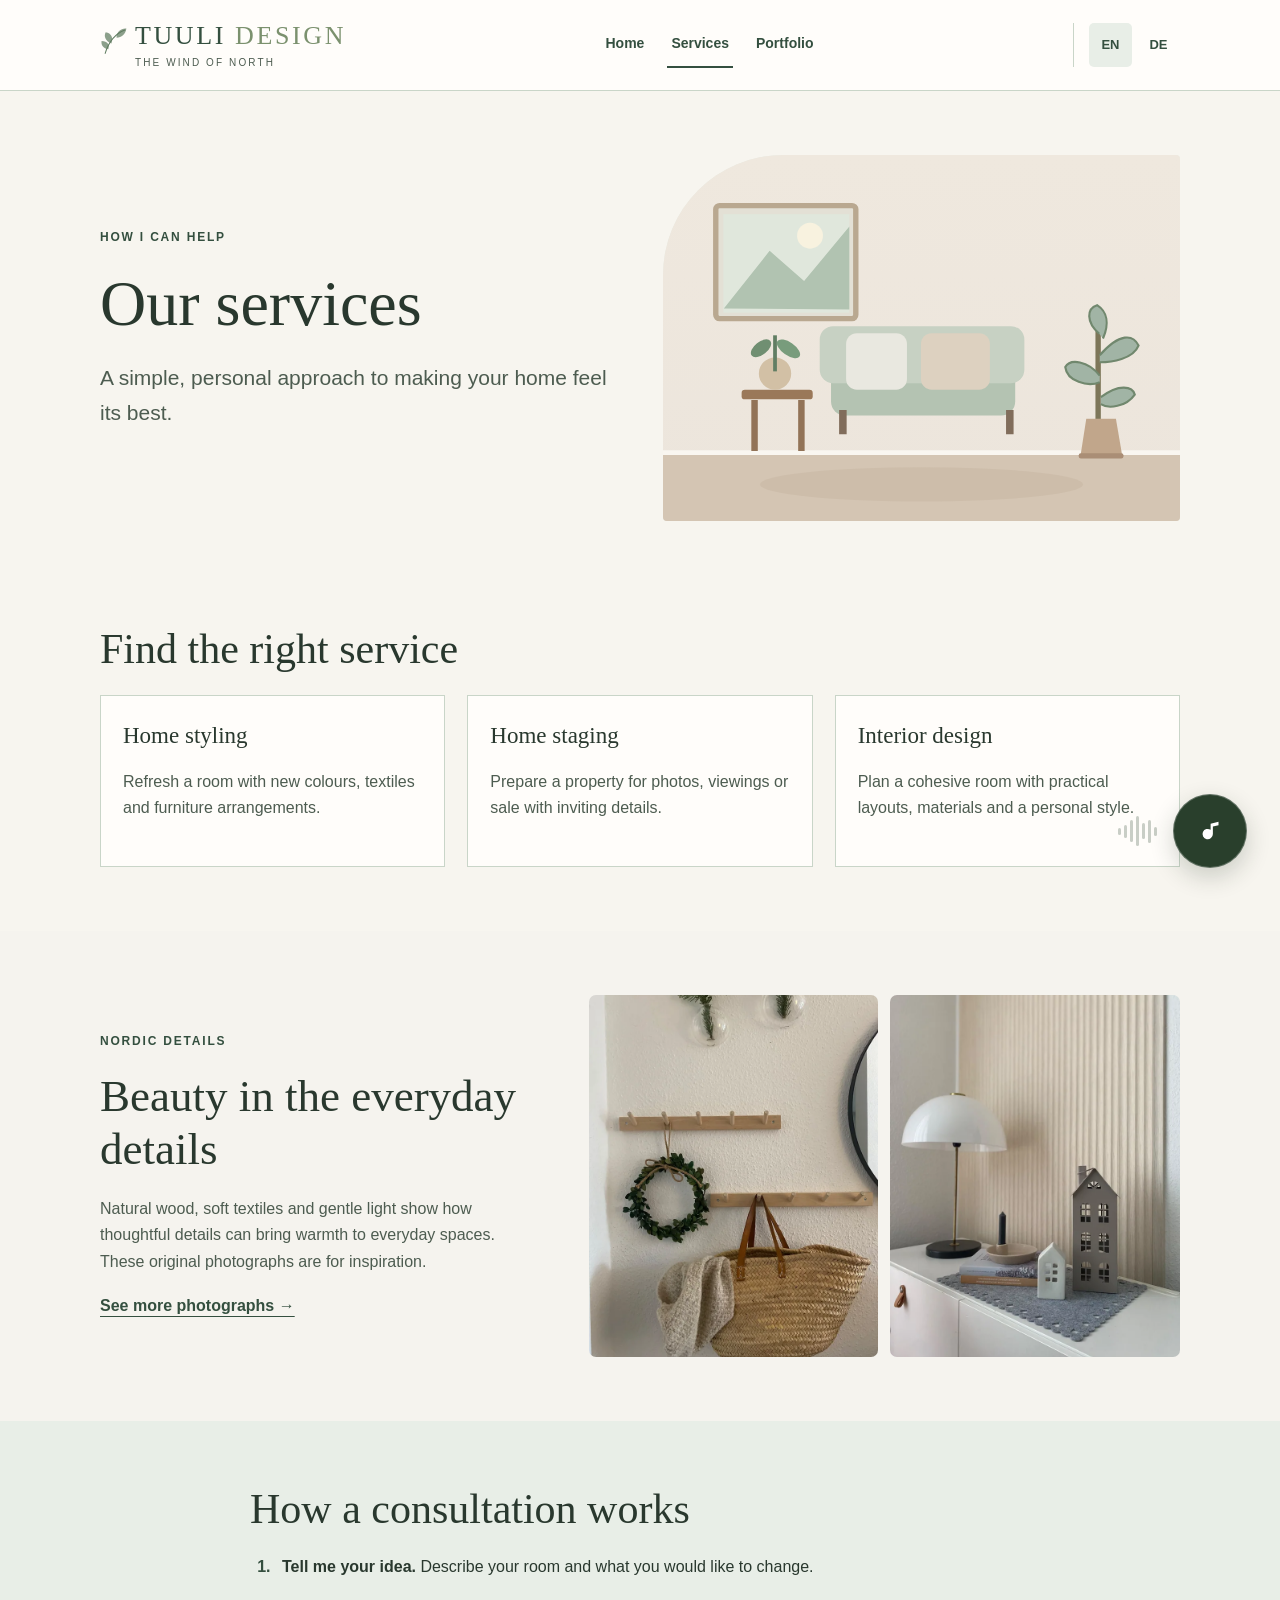
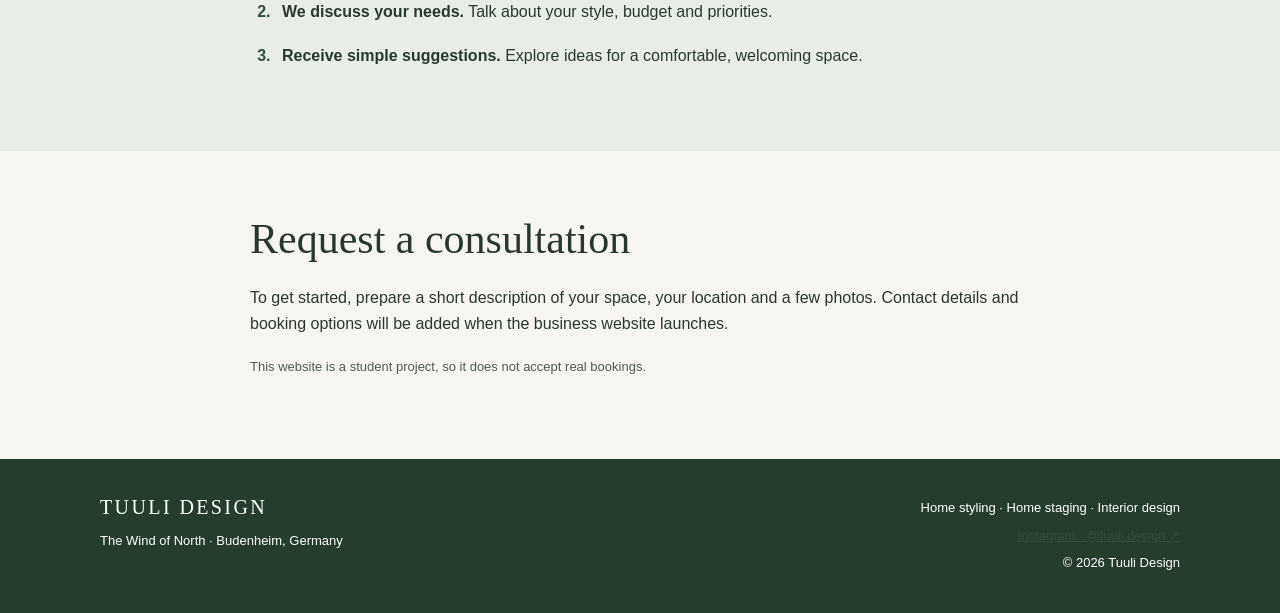
<file: services.html>
<!DOCTYPE html>

<html lang="en">
<head>
<meta charset="utf-8"/>
<meta content="width=device-width, initial-scale=1.0" name="viewport"/>
<meta content="Explore home styling, home staging and interior design services." name="description"/>
<title>Services | Tuuli Design</title>
<link href="style.css" rel="stylesheet"/>
<link href="services.html" hreflang="en" rel="alternate"/><link href="leistungen.html" hreflang="de" rel="alternate"/><script defer="True" src="forest-player.js"></script></head>
<body>
<a class="skip-link" href="#main-content">Skip to main content</a>
<header class="site-header">
<div class="container header-inner">
<a aria-label="Tuuli Design homepage" class="brand" href="index.html"><span aria-hidden="true" class="brand-leaf"><svg fill="none" viewbox="0 0 58 62"><path d="M10 53C18 27 30 15 48 8" stroke="currentColor" stroke-linecap="round" stroke-width="2"></path><path d="M22 34C10 29 7 19 11 12C22 14 26 22 22 34ZM32 23C32 11 41 4 51 5C49 17 42 22 32 23ZM16 45C6 43 2 37 3 29C15 30 19 36 16 45Z" fill="currentColor" opacity=".72"></path></svg></span>
<span class="brand-name">TUULI <span>DESIGN</span></span>
<span class="brand-tagline">THE WIND OF NORTH</span>
</a>
<nav aria-label="Main navigation"><ul class="nav-list"><li><a href="index.html">Home</a></li>
<li><a aria-current="page" href="services.html">Services</a></li>
<li><a href="portfolio.html">Portfolio</a></li></ul></nav>
<nav aria-label="Language selection" class="language-switch"><a aria-current="page" aria-label="English" href="services.html" hreflang="en" lang="en">EN</a><a aria-label="Deutsch" href="leistungen.html" hreflang="de" lang="de">DE</a></nav></div>
</header>
<main id="main-content">
<section class="section page-heading">
<div class="container two-columns">
<div>
<p class="eyebrow">HOW I CAN HELP</p>
<h1>Our services</h1>
<p class="lead">A simple, personal approach to making your home feel its best.</p>
</div>
<img alt="Illustration of a welcoming styled living room with green seating and natural decor" class="feature-image" height="680" src="staging-room.svg" width="960"/>
</div>
</section>
<section aria-labelledby="services-title" class="section services-section">
<div class="container">
<h2 id="services-title">Find the right service</h2>
<div class="service-grid">
<article class="service-card"><h3>Home styling</h3><p>Refresh a room with new colours, textiles and furniture arrangements.</p></article>
<article class="service-card"><h3>Home staging</h3><p>Prepare a property for photos, viewings or sale with inviting details.</p></article>
<article class="service-card"><h3>Interior design</h3><p>Plan a cohesive room with practical layouts, materials and a personal style.</p></article>
</div>
</div>
</section><section aria-labelledby="story-title" class="section detail-story"><div class="container detail-story-grid"><div class="detail-story-copy"><p class="eyebrow">NORDIC DETAILS</p><h2 id="story-title">Beauty in the everyday details</h2><p>Natural wood, soft textiles and gentle light show how thoughtful details can bring warmth to everyday spaces. These original photographs are for inspiration.</p><a class="text-link" href="portfolio.html#real-moments">See more photographs →</a></div><div class="detail-story-photos"><figure class="real-photo-tile"><a aria-label="View larger photograph: Natural greenery and a woven basket on simple wooden wall hooks" href="photo-wreath-wide-1350.webp" rel="noopener noreferrer" target="_blank"><img alt="Natural greenery and a woven basket on simple wooden wall hooks" decoding="async" height="720" loading="lazy" sizes="(max-width:620px) 45vw, (max-width:960px) 33vw, 280px" src="photo-wreath-wide-720.webp" srcset="photo-wreath-wide-720.webp 720w, photo-wreath-wide-1350.webp 1350w" width="540"/></a></figure><figure class="real-photo-tile"><a aria-label="View larger photograph: White lamp, small ceramic houses and design books on a calm sideboard" href="photo-winter-corner-1350.webp" rel="noopener noreferrer" target="_blank"><img alt="White lamp, small ceramic houses and design books on a calm sideboard" decoding="async" height="720" loading="lazy" sizes="(max-width:620px) 45vw, (max-width:960px) 33vw, 280px" src="photo-winter-corner-720.webp" srcset="photo-winter-corner-720.webp 720w, photo-winter-corner-1350.webp 1350w" width="540"/></a></figure></div></div></section>
<section aria-labelledby="steps-title" class="section process-section">
<div class="container narrow">
<h2 id="steps-title">How a consultation works</h2>
<ol class="steps-list">
<li><strong>Tell me your idea.</strong> Describe your room and what you would like to change.</li>
<li><strong>We discuss your needs.</strong> Talk about your style, budget and priorities.</li>
<li><strong>Receive simple suggestions.</strong> Explore ideas for a comfortable, welcoming space.</li>
</ol>
</div>
</section>
<section aria-labelledby="consultation-title" class="section" id="consultation">
<div class="container narrow">
<h2 id="consultation-title">Request a consultation</h2>
<p>To get started, prepare a short description of your space, your location and a few photos. Contact details and booking options will be added when the business website launches.</p>
<p class="small-note">This website is a student project, so it does not accept real bookings.</p>
</div>
</section>
</main>
<footer class="site-footer">
<div class="container footer-inner">
<div><strong>TUULI DESIGN</strong><p>The Wind of North · Budenheim, Germany</p></div>
<div><p>Home styling · Home staging · Interior design</p><p><a aria-label="Open Tuuli Design Instagram in new tab" class="footer-instagram" href="https://www.instagram.com/tuuli.design/" rel="noopener noreferrer" target="_blank">Instagram · @tuuli.design ↗</a></p><p>© 2026 Tuuli Design</p></div>
</div>
</footer>
<aside aria-label="Optional forest ambience" class="forest-player">
<div aria-hidden="true" class="forest-visualizer"><i></i><i></i><i></i><i></i><i></i><i></i><i></i></div>
<button aria-label="Play forest sounds" aria-pressed="false" class="forest-toggle" data-pause-label="Pause forest sounds" data-play-label="Play forest sounds" id="forest-toggle" title="Play forest sounds" type="button">
<svg aria-hidden="true" class="note-icon" height="27" viewbox="0 0 24 24" width="27"><path d="M15 3v11.3a4.6 4.6 0 1 1-2-3.8V5l7-1.6v3L15 7.5V3Z" fill="currentColor"></path></svg>
<svg aria-hidden="true" class="pause-icon" height="26" viewbox="0 0 24 24" width="26"><path d="M7.5 4h3v16h-3zM14 4h3v16h-3z" fill="currentColor"></path></svg>
</button>
<audio id="forest-audio" loop="" preload="none" src="forest-birds-magnesus.mp3"></audio>
<span aria-live="polite" class="visually-hidden" id="forest-announcement" role="status">Forest sounds paused</span>
</aside></body>
</html>
</file>
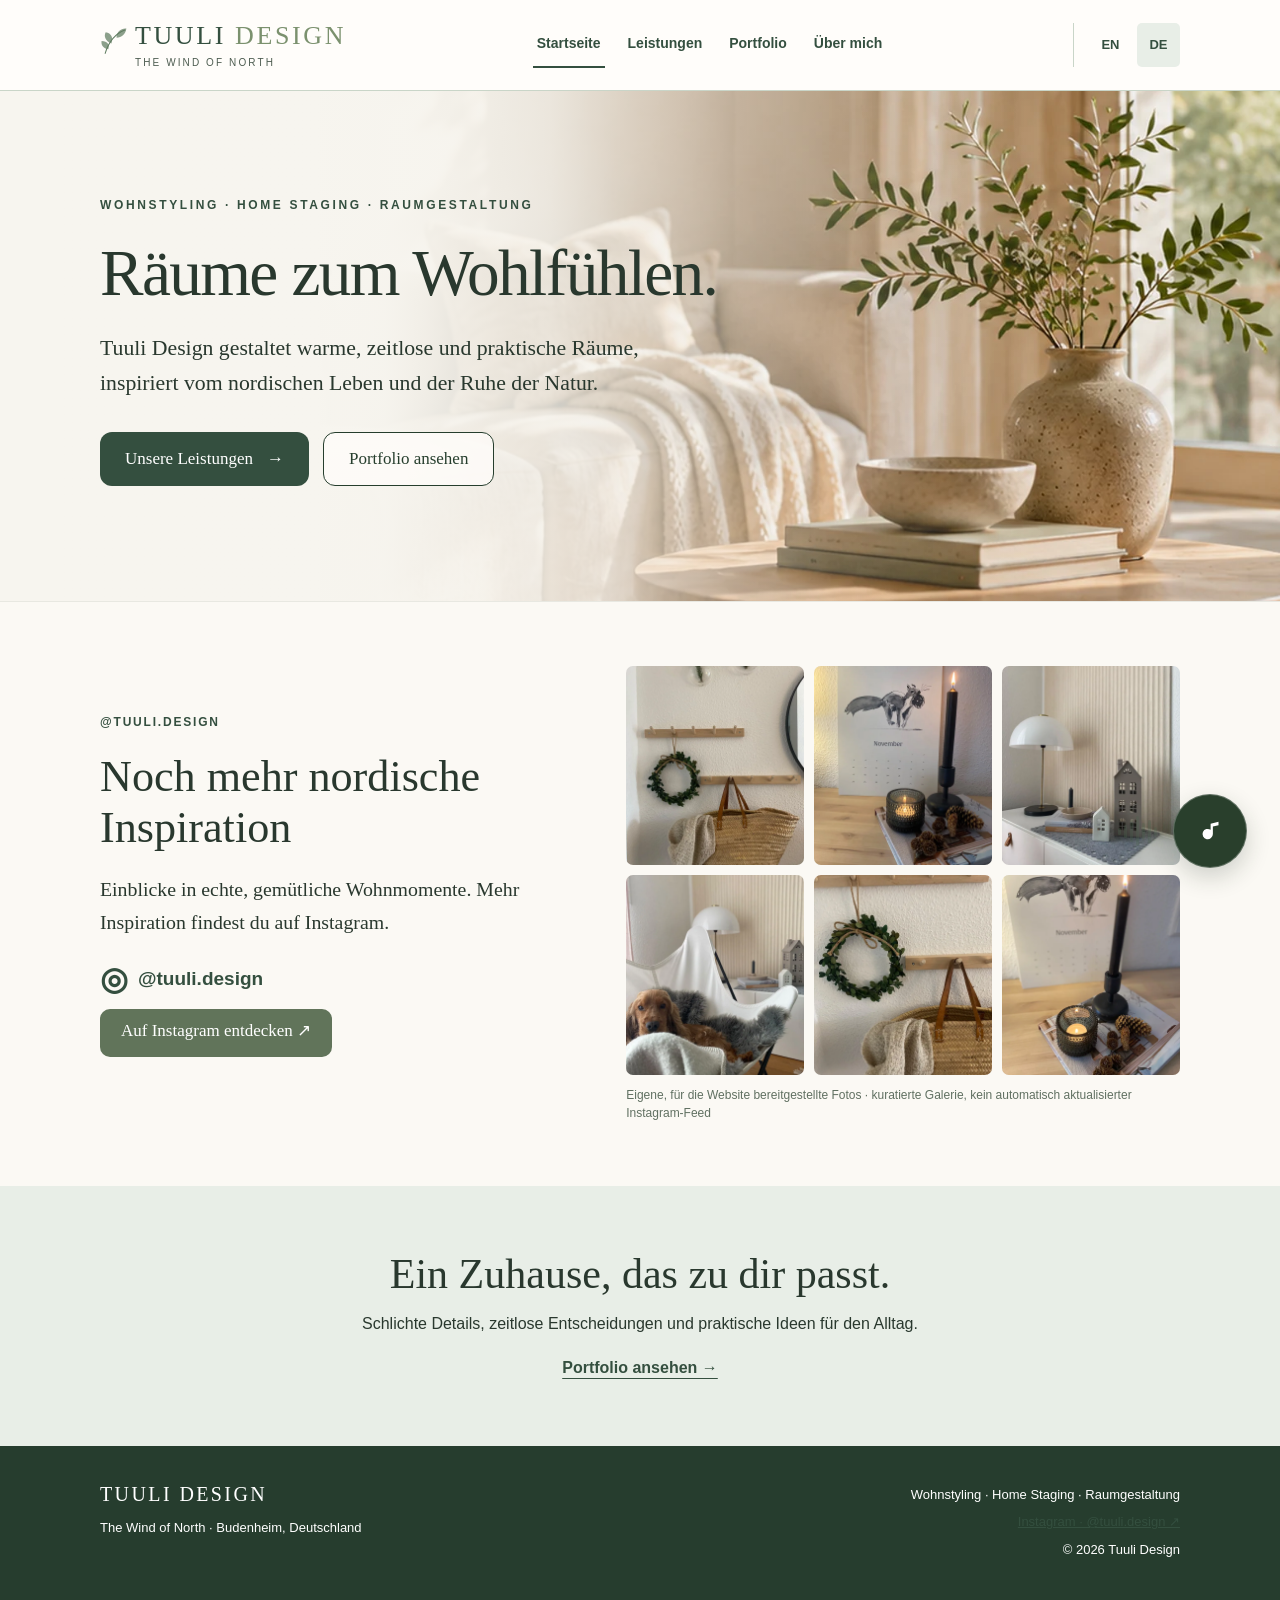
<file: startseite.html>
<!DOCTYPE html>

<html lang="de">
<head>
<meta charset="utf-8"/>
<meta content="width=device-width, initial-scale=1.0" name="viewport"/>
<meta content="Lerne Tiina kennen und entdecke nordisches Wohnstyling in Budenheim, Mainz und Wiesbaden." name="description"/>
<title>Tuuli Design | Nordische Wohnideen</title>
<link href="style.css" rel="stylesheet"/>
<link href="index.html" hreflang="en" rel="alternate"/><link href="startseite.html" hreflang="de" rel="alternate"/><script defer="True" src="forest-player.js"></script></head>
<body>
<a class="skip-link" href="#main-content">Zum Hauptinhalt springen</a>
<header class="site-header">
<div class="container header-inner">
<a aria-label="Zur Tuuli Design Startseite" class="brand" href="startseite.html"><span aria-hidden="true" class="brand-leaf"><svg fill="none" viewbox="0 0 58 62"><path d="M10 53C18 27 30 15 48 8" stroke="currentColor" stroke-linecap="round" stroke-width="2"></path><path d="M22 34C10 29 7 19 11 12C22 14 26 22 22 34ZM32 23C32 11 41 4 51 5C49 17 42 22 32 23ZM16 45C6 43 2 37 3 29C15 30 19 36 16 45Z" fill="currentColor" opacity=".72"></path></svg></span>
<span class="brand-name">TUULI <span>DESIGN</span></span>
<span class="brand-tagline">THE WIND OF NORTH</span>
</a>
<nav aria-label="Hauptnavigation"><ul class="nav-list"><li><a aria-current="page" href="startseite.html">Startseite</a></li>
<li><a href="leistungen.html">Leistungen</a></li>
<li><a href="portfolio-de.html">Portfolio</a></li><li><a href="#about">Über mich</a></li></ul></nav>
<nav aria-label="Sprachauswahl" class="language-switch"><a aria-label="English" href="index.html" hreflang="en" lang="en">EN</a><a aria-current="page" aria-label="Deutsch" href="startseite.html" hreflang="de" lang="de">DE</a></nav></div>
</header>
<main id="main-content">
<section aria-labelledby="hero-title" class="photo-hero">
<img alt="Helles nordisches Wohnzimmer mit warmen Naturtönen, Sofa und grünen Pflanzen" class="photo-hero-bg" fetchpriority="high" height="693" src="nordic-hero.webp" width="1162"/>
<div class="photo-hero-overlay"></div>
<div class="container photo-hero-inner">
<p class="eyebrow">WOHNSTYLING · HOME STAGING · RAUMGESTALTUNG</p>
<h1 id="hero-title">Räume zum Wohlfühlen.</h1>
<p class="photo-hero-subtitle">Tuuli Design gestaltet warme, zeitlose und praktische Räume, inspiriert vom nordischen Leben und der Ruhe der Natur.</p>
<div class="photo-hero-actions"><a class="button" href="leistungen.html">Unsere Leistungen <span aria-hidden="true">→</span></a><a class="button button-outline" href="portfolio-de.html">Portfolio ansehen</a></div>
</div>
</section>
<section aria-labelledby="ig-heading" class="instagram-section section"><div class="container instagram-layout">
<div class="instagram-intro"><p class="eyebrow">@TUULI.DESIGN</p>
<h2 id="ig-heading">Noch mehr nordische Inspiration</h2>
<p>Einblicke in echte, gemütliche Wohnmomente. Mehr Inspiration findest du auf Instagram.</p>
<a class="ig-account" href="https://www.instagram.com/tuuli.design/" rel="noopener noreferrer" target="_blank"><span aria-hidden="true">◎</span> @tuuli.design</a>
<p><a class="button instagram-follow" href="https://www.instagram.com/tuuli.design/" rel="noopener noreferrer" target="_blank">Auf Instagram entdecken <span aria-hidden="true">↗</span></a></p>
</div>
<div class="instagram-visual">
<div class="ig-photo-grid"><figure class="real-photo-tile"><a aria-label="Foto vergrößern: Natürlicher grüner Kranz und geflochtener Korb an Holzleisten" href="photo-wreath-wide-1350.webp" rel="noopener noreferrer" target="_blank"><img alt="Natürlicher grüner Kranz und geflochtener Korb an Holzleisten" decoding="async" height="720" loading="lazy" sizes="(max-width:620px) 45vw, (max-width:960px) 33vw, 280px" src="photo-wreath-wide-720.webp" srcset="photo-wreath-wide-720.webp 720w, photo-wreath-wide-1350.webp 1350w" width="540"/></a></figure><figure class="real-photo-tile"><a aria-label="Foto vergrößern: Leuchtende schwarze Kerze mit Zapfen in einem warmen Wohnbereich" href="photo-candle-glow-1350.webp" rel="noopener noreferrer" target="_blank"><img alt="Leuchtende schwarze Kerze mit Zapfen in einem warmen Wohnbereich" decoding="async" height="720" loading="lazy" sizes="(max-width:620px) 45vw, (max-width:960px) 33vw, 280px" src="photo-candle-glow-720.webp" srcset="photo-candle-glow-720.webp 720w, photo-candle-glow-1350.webp 1350w" width="540"/></a></figure><figure class="real-photo-tile"><a aria-label="Foto vergrößern: Weiße Leuchte, Keramikhäuser und Designbücher auf einer hellen Kommode" href="photo-winter-corner-1350.webp" rel="noopener noreferrer" target="_blank"><img alt="Weiße Leuchte, Keramikhäuser und Designbücher auf einer hellen Kommode" decoding="async" height="720" loading="lazy" sizes="(max-width:620px) 45vw, (max-width:960px) 33vw, 280px" src="photo-winter-corner-720.webp" srcset="photo-winter-corner-720.webp 720w, photo-winter-corner-1350.webp 1350w" width="540"/></a></figure><figure class="real-photo-tile"><a aria-label="Foto vergrößern: Goldbrauner Hund auf einem Sessel mit weichem grauem Fell" href="photo-soft-spot-1350.webp" rel="noopener noreferrer" target="_blank"><img alt="Goldbrauner Hund auf einem Sessel mit weichem grauem Fell" decoding="async" height="720" loading="lazy" sizes="(max-width:620px) 45vw, (max-width:960px) 33vw, 280px" src="photo-soft-spot-720.webp" srcset="photo-soft-spot-720.webp 720w, photo-soft-spot-1350.webp 1350w" width="540"/></a></figure><figure class="real-photo-tile"><a aria-label="Foto vergrößern: Nahaufnahme von grünem Kranz, Strickstoff und Korb" href="photo-wreath-detail-1350.webp" rel="noopener noreferrer" target="_blank"><img alt="Nahaufnahme von grünem Kranz, Strickstoff und Korb" decoding="async" height="720" loading="lazy" sizes="(max-width:620px) 45vw, (max-width:960px) 33vw, 280px" src="photo-wreath-detail-720.webp" srcset="photo-wreath-detail-720.webp 720w, photo-wreath-detail-1350.webp 1350w" width="540"/></a></figure><figure class="real-photo-tile"><a aria-label="Foto vergrößern: Schwarze Kerze, Tannenzapfen und sanft leuchtendes Teelicht" href="photo-candles-detail-1350.webp" rel="noopener noreferrer" target="_blank"><img alt="Schwarze Kerze, Tannenzapfen und sanft leuchtendes Teelicht" decoding="async" height="720" loading="lazy" sizes="(max-width:620px) 45vw, (max-width:960px) 33vw, 280px" src="photo-candles-detail-720.webp" srcset="photo-candles-detail-720.webp 720w, photo-candles-detail-1350.webp 1350w" width="540"/></a></figure></div><p class="ig-visual-note">Eigene, für die Website bereitgestellte Fotos · kuratierte Galerie, kein automatisch aktualisierter Instagram-Feed</p>

</div>
</section>
<section class="section center-section">
<div class="container">
<h2>Ein Zuhause, das zu dir passt.</h2>
<p>Schlichte Details, zeitlose Entscheidungen und praktische Ideen für den Alltag.</p>
<a class="text-link" href="portfolio-de.html">Portfolio ansehen →</a>
</div>
</section>
</main>
<footer class="site-footer">
<div class="container footer-inner">
<div><strong>TUULI DESIGN</strong><p>The Wind of North · Budenheim, Deutschland</p></div>
<div><p>Wohnstyling · Home Staging · Raumgestaltung</p><p><a aria-label="Tuuli Design auf Instagram in neuem Tab öffnen" class="footer-instagram" href="https://www.instagram.com/tuuli.design/" rel="noopener noreferrer" target="_blank">Instagram · @tuuli.design ↗</a></p><p>© 2026 Tuuli Design</p></div>
</div>
</footer>
<aside aria-label="Optionale Waldatmosphäre" class="forest-player">
<div aria-hidden="true" class="forest-visualizer"><i></i><i></i><i></i><i></i><i></i><i></i><i></i></div>
<button aria-label="Waldklänge abspielen" aria-pressed="false" class="forest-toggle" data-pause-label="Waldklänge pausieren" data-play-label="Waldklänge abspielen" id="forest-toggle" title="Waldklänge abspielen" type="button">
<svg aria-hidden="true" class="note-icon" height="27" viewbox="0 0 24 24" width="27"><path d="M15 3v11.3a4.6 4.6 0 1 1-2-3.8V5l7-1.6v3L15 7.5V3Z" fill="currentColor"></path></svg>
<svg aria-hidden="true" class="pause-icon" height="26" viewbox="0 0 24 24" width="26"><path d="M7.5 4h3v16h-3zM14 4h3v16h-3z" fill="currentColor"></path></svg>
</button>
<audio id="forest-audio" loop="" preload="none" src="forest-birds-magnesus.mp3"></audio>
<span aria-live="polite" class="visually-hidden" id="forest-announcement" role="status">Waldklänge pausiert</span>
</aside></body>
</html>
</file>
<file: style.css>
/* Tuuli Design – one shared stylesheet for the original 1A design (EN/DE) */
:root { --bg:#f7f5ef; --paper:#fffdfa; --green:#344f3f; --soft:#e8eee7; --text:#29382e; --muted:#4d5c50; --line:#c9d5c8; }
* { box-sizing:border-box; }
html { scroll-behavior:smooth; }
body { margin:0; font-family:Arial, Helvetica, sans-serif; line-height:1.65; color:var(--text); background:var(--bg); }
img { display:block; max-width:100%; height:auto; }
a { color:var(--green); }
a:focus-visible { outline:3px solid #a47441; outline-offset:4px; }
.container { width:min(1080px, calc(100% - 40px)); margin-inline:auto; }
.narrow { max-width:780px; }
.section { padding:64px 0; }
.skip-link { position:absolute; left:12px; top:-80px; z-index:9; padding:12px 16px; background:white; }
.skip-link:focus { top:10px; }
/* Header and navigation */
.site-header { background:var(--paper); border-bottom:1px solid var(--line); }
.header-inner { display:flex; align-items:center; justify-content:space-between; gap:24px; min-height:90px; }
.brand { display:flex; flex-direction:column; text-decoration:none; line-height:1.2; }
.brand-name { font:26px Georgia, serif; letter-spacing:.1em; color:var(--green); }
.brand-name span { color:#7b916e; }
.brand-tagline { font-size:10px; letter-spacing:.21em; margin-top:6px; color:var(--muted); }
.nav-list { list-style:none; display:flex; flex-wrap:wrap; gap:6px 17px; padding:0; margin:0; }
.nav-list a { display:inline-block; padding:10px 4px; min-height:44px; font-weight:bold; text-decoration:none; border-bottom:2px solid transparent; }
.nav-list a:hover,.nav-list a[aria-current="page"] { border-color:var(--green); }
/* Typography */
h1,h2,h3 { font-family:Georgia, 'Times New Roman', serif; line-height:1.18; font-weight:400; margin:0 0 20px; }
h1 { font-size:clamp(38px, 5vw, 64px); }
h2 { font-size:clamp(30px, 3.5vw, 42px); }
h3 { font-size:24px; }
p { margin:0 0 18px; }
.eyebrow { font-size:12px; font-weight:bold; letter-spacing:.15em; color:var(--green); }
.lead { color:var(--muted); font-size:clamp(17px, 2vw, 21px); }
.button { display:inline-block; background:var(--green); color:white; font-weight:bold; text-decoration:none; padding:12px 22px; border-radius:4px; min-height:48px; margin-top:10px; }
.button:hover { background:#213a2b; }
.text-link { font-weight:bold; text-underline-offset:5px; }
/* Page sections */
.two-columns { display:grid; grid-template-columns:1fr 1fr; align-items:center; gap:46px; }
.feature-image { width:100%; border-radius:120px 4px 4px 4px; background:#e8eee7; }
.about { background:var(--paper); }
.about-grid { display:grid; grid-template-columns:300px 1fr; align-items:center; gap:60px; }
.portrait-figure { margin:0; }
.portrait-figure img { width:100%; border-radius:150px 150px 4px 4px; }
figcaption,.small-note { color:var(--muted); font-size:13px; margin-top:9px; }
.center-section { text-align:center; background:var(--soft); }
.center-section h2 { margin-bottom:12px; }
.page-heading { padding-bottom:40px; }
.service-grid,.gallery { display:grid; grid-template-columns:repeat(3,minmax(0,1fr)); gap:22px; }
.service-card,.gallery-card { background:var(--paper); border:1px solid var(--line); }
.service-card { padding:26px 22px; }
.service-card h3 { font-size:23px; }
.service-card p,.gallery-card p { color:var(--muted); }
.process-section { background:var(--soft); }
.steps-list { padding-left:25px; }
.steps-list li { padding-left:7px; margin-bottom:18px; }
.steps-list li::marker { color:var(--green); font-weight:bold; }
.gallery-card img { width:100%; aspect-ratio:4/3; object-fit:cover; }
.gallery-card > div { padding:18px 20px 8px; }
/* The table can scroll horizontally on narrow screens */
.table-scroll { overflow-x:auto; }
.table-scroll:focus-visible { outline:3px solid #a47441; }
table { border-collapse:collapse; width:100%; min-width:490px; background:var(--paper); }
caption { text-align:left; font-weight:bold; padding-bottom:9px; }
th,td { text-align:left; padding:12px; border:1px solid var(--line); }
thead { background:#d5dfd2; }
/* Shared footer */
.site-footer { background:#263d2e; color:#fff; padding:32px 0; }
.footer-inner { display:flex; justify-content:space-between; gap:18px; }
.footer-inner > div:last-child { text-align:right; }
.site-footer p { font-size:13px; margin:6px 0 0; }
.site-footer strong { font-family:Georgia, serif; letter-spacing:.12em; font-weight:normal; font-size:20px; }
/* Tablet and phone */
@media (max-width:800px) { .service-grid,.gallery { grid-template-columns:repeat(2,minmax(0,1fr)); } .about-grid { gap:35px; grid-template-columns:240px 1fr; } }
@media (max-width:620px) {
  .container { width:calc(100% - 32px); }
  .section { padding:45px 0; }
  .header-inner { flex-direction:column; align-items:flex-start; padding:18px 0 12px; gap:10px; }
  .two-columns,.about-grid,.service-grid,.gallery { grid-template-columns:1fr; }
  .two-columns { gap:25px; }
  .feature-image { border-radius:70px 4px 4px 4px; }
  .portrait-figure { max-width:260px; }
  .footer-inner { flex-direction:column; }
  .footer-inner > div:last-child { text-align:left; }
}
@media (prefers-reduced-motion:reduce) { html { scroll-behavior:auto; } }


/* Added for EN/DE language selection: plain HTML links, no JavaScript. */
.language-switch {
  display:flex; align-items:center; gap:5px;
  padding-left:15px; border-left:1px solid var(--line);
  white-space:nowrap;
}
.language-switch a {
  display:inline-flex; justify-content:center; align-items:center;
  min-width:43px; min-height:44px; padding:7px 9px;
  font-weight:bold; font-size:13px; text-decoration:none;
  color:var(--green); border-radius:5px;
}
.language-switch a:hover,
.language-switch a[aria-current="page"] { background:var(--soft); }
.language-switch a:focus-visible { outline:3px solid #a47441; outline-offset:2px; }
@media(max-width:800px) {
  .header-inner { column-gap:14px; }
  .nav-list { column-gap:10px; }
  .language-switch { padding-left:9px; }
}
@media(max-width:620px) {
  .language-switch { margin-top:0; border-left:0; border-top:1px solid var(--line); padding:5px 0 0; }
}



/* Tuuli Design – updated Nordic homepage and tiny ambient-sound control */
:root { --deep-evergreen:#263e2d; }
.brand { position:relative; padding-left:35px; }
.brand-leaf { position:absolute; left:0; top:4px; display:inline-grid; color:#5f7c60; width:30px; height:34px; }
.brand-leaf svg { display:block; width:100%; height:100%; }
.header-inner { gap:18px; }
.nav-list { gap:8px 19px; }
.nav-list a { font-size:14px; }
.photo-hero { min-height:510px; position:relative; display:flex; align-items:center; isolation:isolate; background:#f6f1e9; overflow:hidden; }
.photo-hero-bg { position:absolute; inset:0 0 0 auto; width:75%; height:100%; object-fit:cover; object-position:center 51%; z-index:-3; }
.photo-hero-overlay { position:absolute; inset:0; z-index:-2; background:linear-gradient(90deg, #f7f5ef 0%, rgba(247,245,239,.99) 30%, rgba(247,245,239,.84) 43%, rgba(247,245,239,.2) 65%, transparent 82%); }
.photo-hero-inner { padding-block:78px 88px; }
.photo-hero .eyebrow { font-size:12px; letter-spacing:.22em; margin-bottom:24px; }
.photo-hero h1 { font-size:clamp(40px,5.1vw,68px); line-height:1.06; max-width:700px; letter-spacing:-.025em; }
.photo-hero-subtitle { max-width:590px; font-family:Georgia,serif; font-size:clamp(18px,1.7vw,22px); line-height:1.65; margin-top:22px; }
.photo-hero-actions { display:flex; flex-wrap:wrap; gap:14px; margin-top:30px; }
.photo-hero-actions .button { margin:0; display:inline-flex; align-items:center; justify-content:center; gap:14px; font-family:Georgia,serif; font-weight:400; font-size:17px; padding:12px 25px; min-height:54px; border-radius:12px; }
.photo-hero-actions .button-outline { color:var(--deep-evergreen); background:rgba(255,253,250,.78); border:1px solid var(--deep-evergreen); }
.photo-hero-actions .button-outline:hover { background:var(--soft); }
.instagram-section { background:#fbf9f4; border-top:1px solid rgba(59,80,57,.1); }
.instagram-layout { display:grid; grid-template-columns:minmax(0, .93fr) minmax(0,1.07fr); gap:45px; align-items:center; }
.instagram-intro h2 { font-size:clamp(30px,3.45vw,49px); line-height:1.16; max-width:560px; }
.instagram-intro > p:not(.eyebrow) { font-family:Georgia,serif; font-size:clamp(17px,1.55vw,21px); max-width:550px; }
.ig-account { display:inline-flex; align-items:center; gap:10px; font-weight:bold; font-size:19px; text-decoration:none; margin:6px 0 4px; }
.ig-account:hover { text-decoration:underline; text-underline-offset:5px; }
.ig-account span { font-size:32px; line-height:1; }
.instagram-follow { font:normal 17px Georgia,serif; background:#61745a; padding:11px 21px; border-radius:10px; }
.ig-photo-grid { display:grid; grid-template-columns:repeat(3,minmax(0,1fr)); gap:11px; }
.ig-photo-grid a { display:block; border-radius:15px; overflow:hidden; aspect-ratio:1/1.12; }
.ig-photo-grid img { width:100%; height:100%; object-fit:cover; transition:transform .25s ease; }
.ig-photo-grid a:hover img { transform:scale(1.035); }
.ig-photo-grid a:focus-visible { outline:3px solid #9b7548; outline-offset:4px; }
.ig-visual-note { font:12px Arial,sans-serif; color:#607061; margin:11px 0 0; }
.forest-player { position:fixed; z-index:999; right:clamp(12px,2.6vw,38px); bottom:clamp(12px,2.9vw,32px); display:flex; align-items:center; gap:16px; pointer-events:none; }
.forest-toggle { pointer-events:auto; width:74px; height:74px; border-radius:50%; border:1px solid rgba(255,255,255,.25); background:#293f2c; color:#fff; box-shadow:0 9px 25px rgba(29,47,30,.2); display:grid; place-items:center; cursor:pointer; transition:transform .18s ease, box-shadow .18s ease, background .18s ease; }
.forest-toggle:hover { transform:translateY(-2px); background:#35543a; box-shadow:0 12px 29px rgba(29,47,30,.28); }
.forest-toggle:focus-visible { outline:3px solid #b79b65; outline-offset:5px; }
.forest-toggle .pause-icon { display:none; }
.forest-toggle[aria-pressed="true"] .pause-icon { display:block; }
.forest-toggle[aria-pressed="true"] .note-icon { display:none; }
.forest-visualizer { display:flex; align-items:center; gap:3px; height:38px; opacity:.66; }
.forest-visualizer i { display:block; width:3px; height:var(--h,14px); border-radius:10px; background:#4d654f; }
.forest-visualizer i:nth-child(1) { --h:7px } .forest-visualizer i:nth-child(2) { --h:13px } .forest-visualizer i:nth-child(3) { --h:22px } .forest-visualizer i:nth-child(4) { --h:30px } .forest-visualizer i:nth-child(5) { --h:16px } .forest-visualizer i:nth-child(6) { --h:23px } .forest-visualizer i:nth-child(7) { --h:9px }
.forest-player:not(.is-playing) .forest-visualizer { opacity:.3; }
.forest-player.is-playing .forest-visualizer i { animation:forest-wave 1s ease-in-out infinite alternate; animation-delay:calc(var(--i,1)*.13s); }
.forest-visualizer i:nth-child(2) { --i:2 } .forest-visualizer i:nth-child(3) { --i:3 } .forest-visualizer i:nth-child(4) { --i:4 } .forest-visualizer i:nth-child(5) { --i:5 } .forest-visualizer i:nth-child(6) { --i:6 } .forest-visualizer i:nth-child(7) { --i:7 }
@keyframes forest-wave { to { height:7px; } }
.visually-hidden { position:absolute!important; width:1px!important; height:1px!important; padding:0!important; margin:-1px!important; overflow:hidden!important; clip:rect(0,0,0,0)!important; white-space:nowrap!important; border:0!important; }
/* Reset old full-width Freesound player styles: the former iframe is no longer present. */
.site-footer { padding-bottom:40px; }
@media(max-width:960px) { .header-inner { flex-wrap:wrap; padding-block:16px; } .photo-hero { min-height:480px; } .photo-hero-bg { width:80%; opacity:.8; } .photo-hero-overlay { background:linear-gradient(90deg, #f7f5ef 0%,rgba(247,245,239,.97) 43%,rgba(247,245,239,.68) 69%,rgba(247,245,239,.2)); } .instagram-layout { grid-template-columns:1fr; } }
@media(max-width:620px) { .photo-hero { min-height:auto; display:block; padding-top:260px; } .photo-hero-bg { width:100%; height:300px; object-position:60% 45%; opacity:1; } .photo-hero-overlay { background:linear-gradient(to bottom, transparent 0, rgba(247,245,239,.0) 190px, #f7f5ef 300px); } .photo-hero-inner { padding-block:26px 52px; } .photo-hero h1 { font-size:clamp(35px,9vw,48px); } .photo-hero-subtitle { font-size:18px; } .photo-hero .eyebrow { margin-bottom:14px; } .photo-hero-actions .button { flex:1 1 auto; font-size:16px; } .instagram-section { padding:50px 0; } .instagram-layout { gap:25px; } .ig-photo-grid { gap:6px; } .ig-photo-grid a { border-radius:9px; } .forest-toggle { width:58px; height:58px; } .forest-visualizer { display:none; } .site-footer { padding-bottom:36px; } }
@media(prefers-reduced-motion:reduce) { .ig-photo-grid img,.forest-toggle { transition:none; } .forest-player.is-playing .forest-visualizer i { animation:none; } }


/* Photographs supplied by the site owner: not generated, and not represented as live Instagram posts. */
.ig-photo-grid { gap:10px; }
.ig-photo-grid .real-photo-tile { margin:0; min-width:0; }
.ig-photo-grid .real-photo-tile > a { aspect-ratio:1/1.12; display:block; }
.ig-photo-grid img { object-fit:cover; object-position:center; }
.ig-photo-grid .real-photo-tile:nth-child(2) img,
.ig-photo-grid .real-photo-tile:nth-child(6) img { object-position:center 62%; }
.ig-visual-note { font-size:12px; line-height:1.5; }
.real-moments-section { background:#fbf9f4; border-top:1px solid var(--line); }
.moments-intro { max-width:640px; margin-bottom:32px; }
.moments-intro h2 { font-size:clamp(34px,4vw,53px); margin-bottom:12px; }
.moments-intro > p:last-child { color:var(--muted); margin:0; }
.real-moments-grid { display:grid; grid-template-columns:repeat(3,minmax(0,1fr)); gap:22px; }
.real-photo-tile { min-width:0; margin:0; }
.real-photo-tile > a { overflow:hidden; display:block; aspect-ratio:4/4.6; border-radius:7px; background:#eae7df; }
.real-photo-tile img { width:100%; height:100%; display:block; object-fit:cover; transition:transform .3s ease; }
.real-photo-tile > a:hover img { transform:scale(1.04); }
.real-photo-tile > a:focus-visible { outline:3px solid #9b7548; outline-offset:3px; }
.real-photo-tile figcaption { margin-top:11px; font-size:14px; color:#435447; font-family:Georgia,serif; }
.detail-story { background:#f5f3ee; }
.detail-story-grid { display:grid; grid-template-columns:minmax(0,.85fr) minmax(0,1.15fr); gap:52px; align-items:center; }
.detail-story-copy h2 { font-size:clamp(29px,3.6vw,45px); }
.detail-story-copy p:not(.eyebrow) { max-width:450px; color:var(--muted); }
.detail-story-photos { display:grid; grid-template-columns:repeat(2,minmax(0,1fr)); gap:12px; }
.detail-story-photos .real-photo-tile > a { aspect-ratio:4/5; }
@media(max-width:800px) { .real-moments-grid { grid-template-columns:repeat(2,minmax(0,1fr)); } .detail-story-grid { gap:24px; } }
@media(max-width:620px) {
 .real-moments-grid { grid-template-columns:repeat(2,minmax(0,1fr)); gap:13px; }
 .real-photo-tile figcaption { font-size:13px; }
 .detail-story-grid { grid-template-columns:1fr; }
 .detail-story-photos { gap:9px; }
 .ig-photo-grid { gap:6px; }
 .ig-photo-grid .real-photo-tile > a { border-radius:8px; }
}
@media(prefers-reduced-motion:reduce) { .real-photo-tile img { transition:none; } }
/* Mobile photo gallery: larger two-column thumbnails instead of three tiny photos. */
@media(max-width:620px) {
 .ig-photo-grid { grid-template-columns:repeat(2,minmax(0,1fr)); gap:9px; }
 .ig-photo-grid .real-photo-tile > a { aspect-ratio:4/4.7; }
}
</file>
